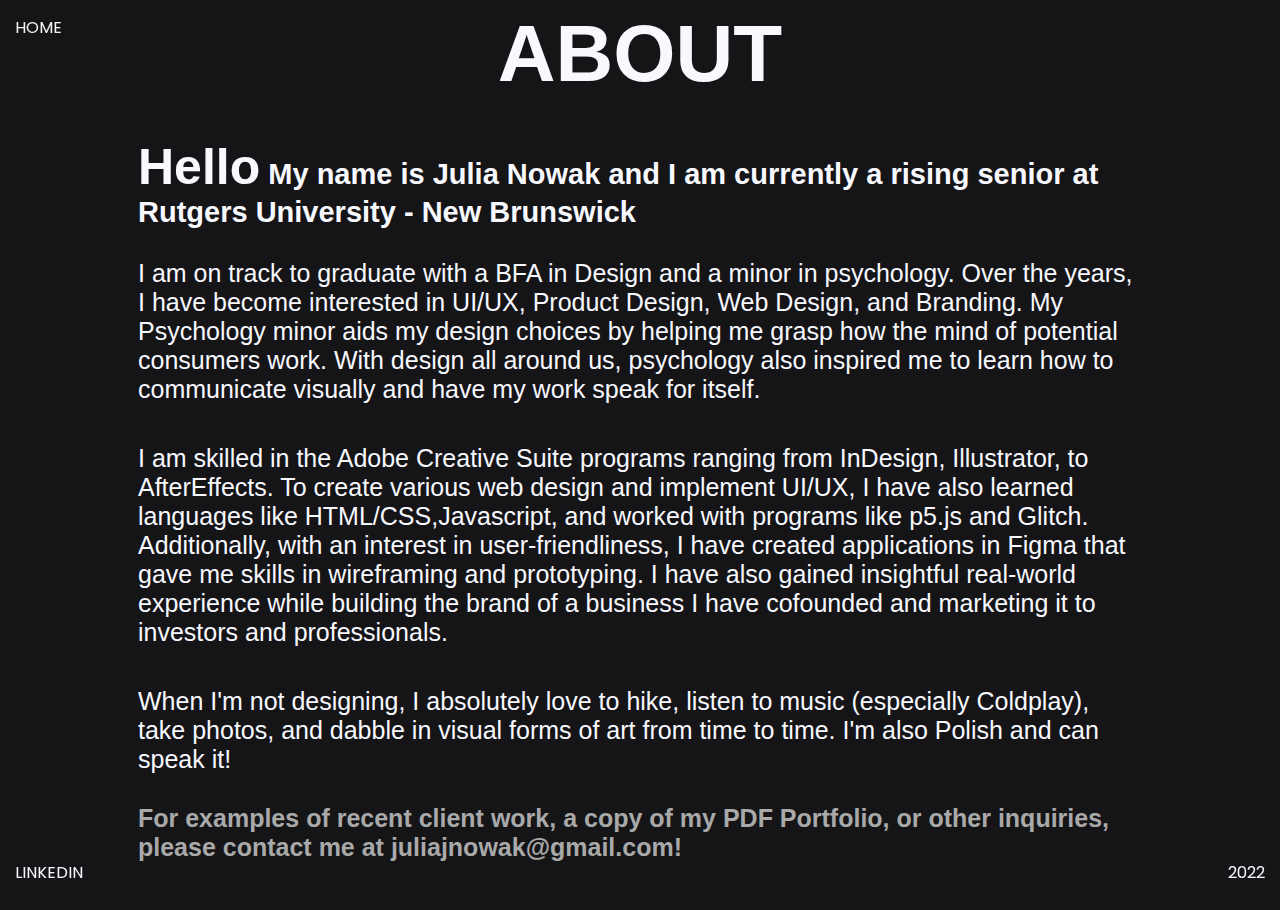
<file: about.html>
<!DOCTYPE html>
<html lang="en">

<head>
    <title>Julia Nowak</title>
	 <link rel="icon" type="image/png" href="color.jpeg">
    <meta charset="UTF-8">
    <meta name="viewport" content="width=device-width, initial-scale=1">
    <link rel="stylesheet" type="text/css" href="about.css"s>
    <link href="https://fonts.googleapis.com/css?family=Gelasio&display=swap" rel="stylesheet">
    <link rel="preconnect" href="https://fonts.gstatic.com">
    <link href="https://fonts.googleapis.com/css2?family=Poppins:wght@100;200;600;700&display=swap" rel="stylesheet">
    <link rel="preconnect" href="https://fonts.gstatic.com">
    <link href="https://fonts.googleapis.com/css2?family=Bowlby+One+SC&family=Poppins:wght@100;200;600;700&display=swap" rel="stylesheet">   
</head>

<body>
    <div class="title">
		<h1>ABOUT</h1>
	</div>
	<div class="artist"><a href="index.html" style="text-decoration:none; color:whitesmoke">HOME</a></div>
	<div class="socials"><a href="https://www.linkedin.com/in/juliajnowak/" style="color:ghostwhite;; text-decoration: none;">LINKEDIN</a></div>
	<div class="year">2022</div> 
	
	<div class="description"> <span style="font-size: 50px">Hello</span> My name is <span class="scale">Julia Nowak</span> and I am currently a rising senior at <span class="scale">Rutgers University</span> - New Brunswick</div>
	<div class="description-2">I am on track to graduate with a <span class="scale">BFA in Design</span> and a minor in psychology. Over the years, I have become interested in <span class="scale">UI/UX, Product Design, Web Design, and Branding</span>. My Psychology minor aids my design choices by helping me grasp how the mind of potential consumers work. With design all around us, psychology also inspired me to learn how to communicate visually and have my work speak for itself.</div><div class="description-3">I am skilled in the Adobe Creative Suite programs ranging from <span class="scale">InDesign</span>, Illustrator, to AfterEffects. To create various web design and implement UI/UX, I have also learned languages like <span class="scale">HTML/CSS,</span><span class="scale">Javascript,</span> and worked with programs like p5.js and Glitch. Additionally, with an interest in user-friendliness,
	I have created applications in <span class="scale">Figma</span> that gave me skills in <span class="scale">wireframing</span> and <span class="scale">prototyping</span>. I have also gained insightful <span class="scale">real-world experience</span> while building the brand of a business I have cofounded and marketing it to investors and professionals.</div><div class="description-4">When I'm not designing, I absolutely love to hike, listen to <span class="scale">music</span> (especially Coldplay), take <span class="scale">photos</span>, and dabble in visual forms of art from time to time. I'm also Polish and can speak it!  </div>
	<div class="description-2"><div class="logo-icons">For examples of recent client work, a copy of my PDF Portfolio, or other inquiries, please contact me at <span class="scale">juliajnowak@gmail.com</span>!</div></div>
	
</body>

</html>
</file>
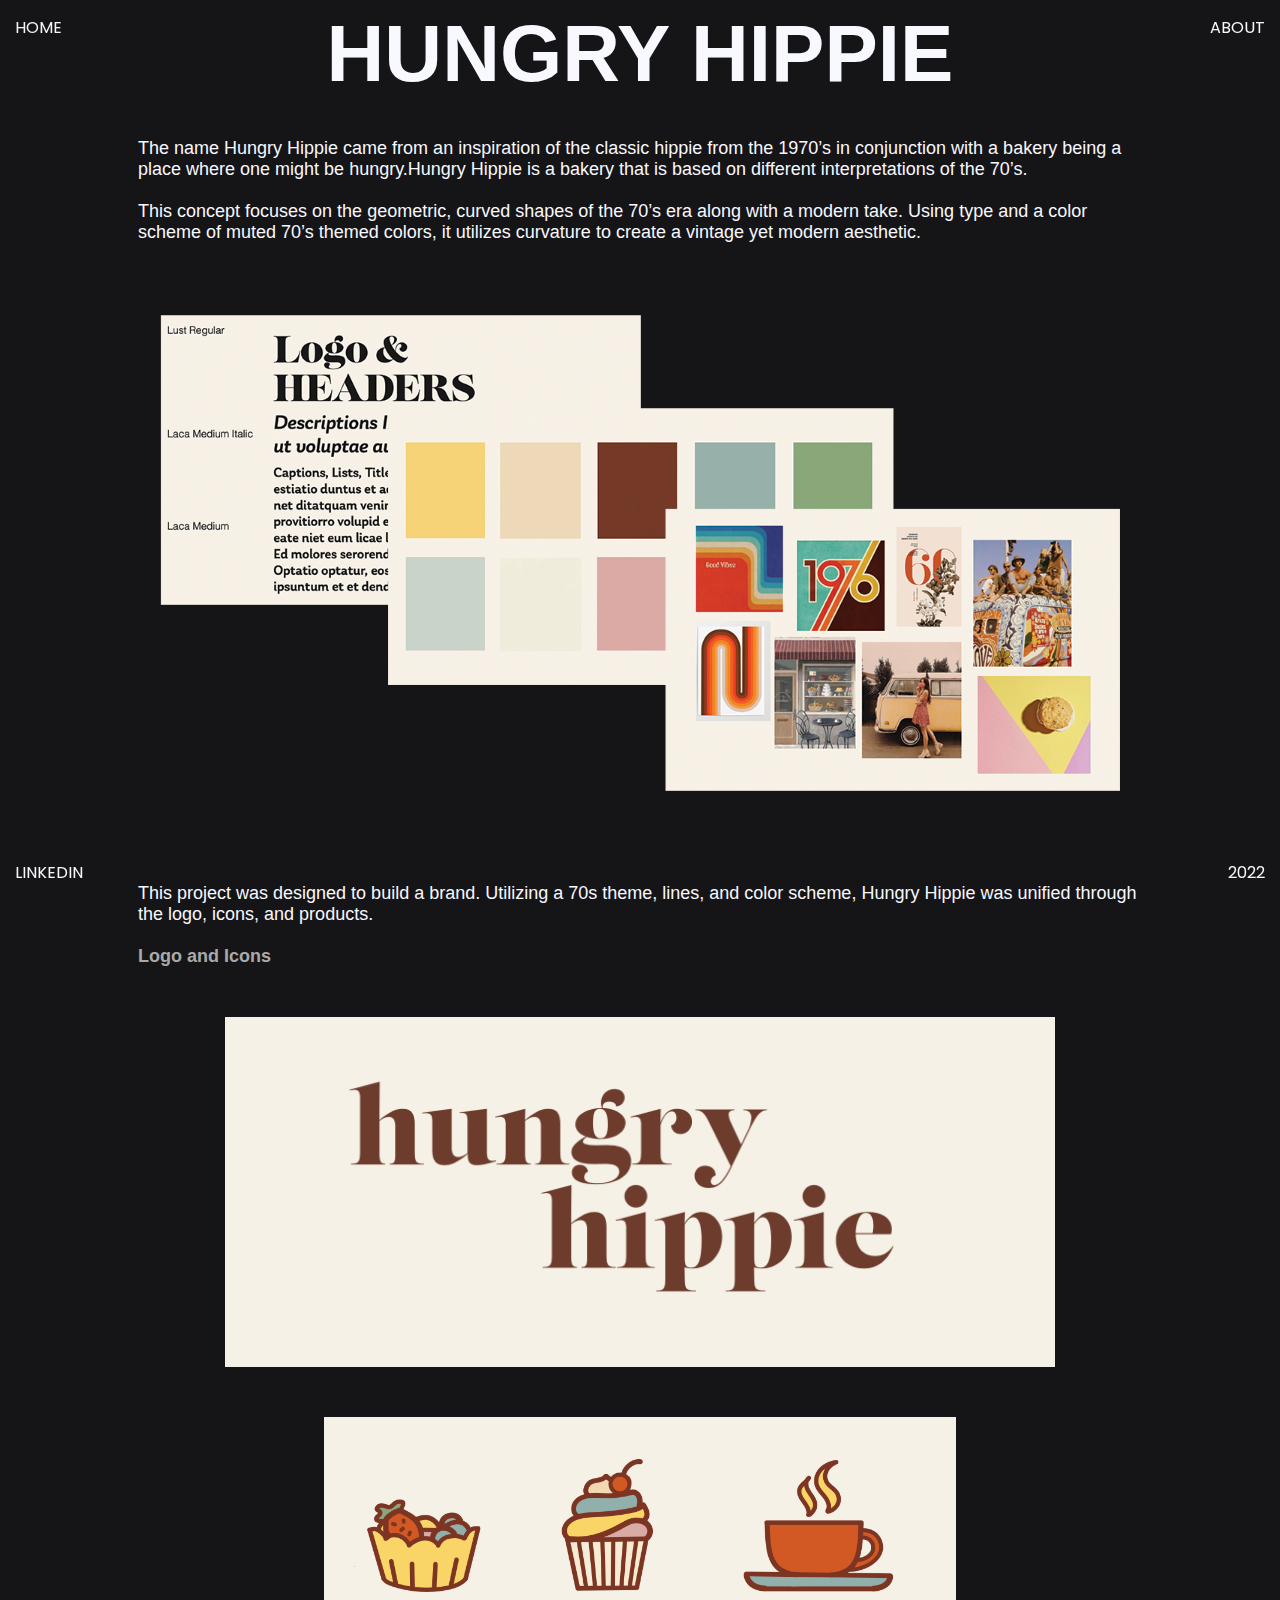
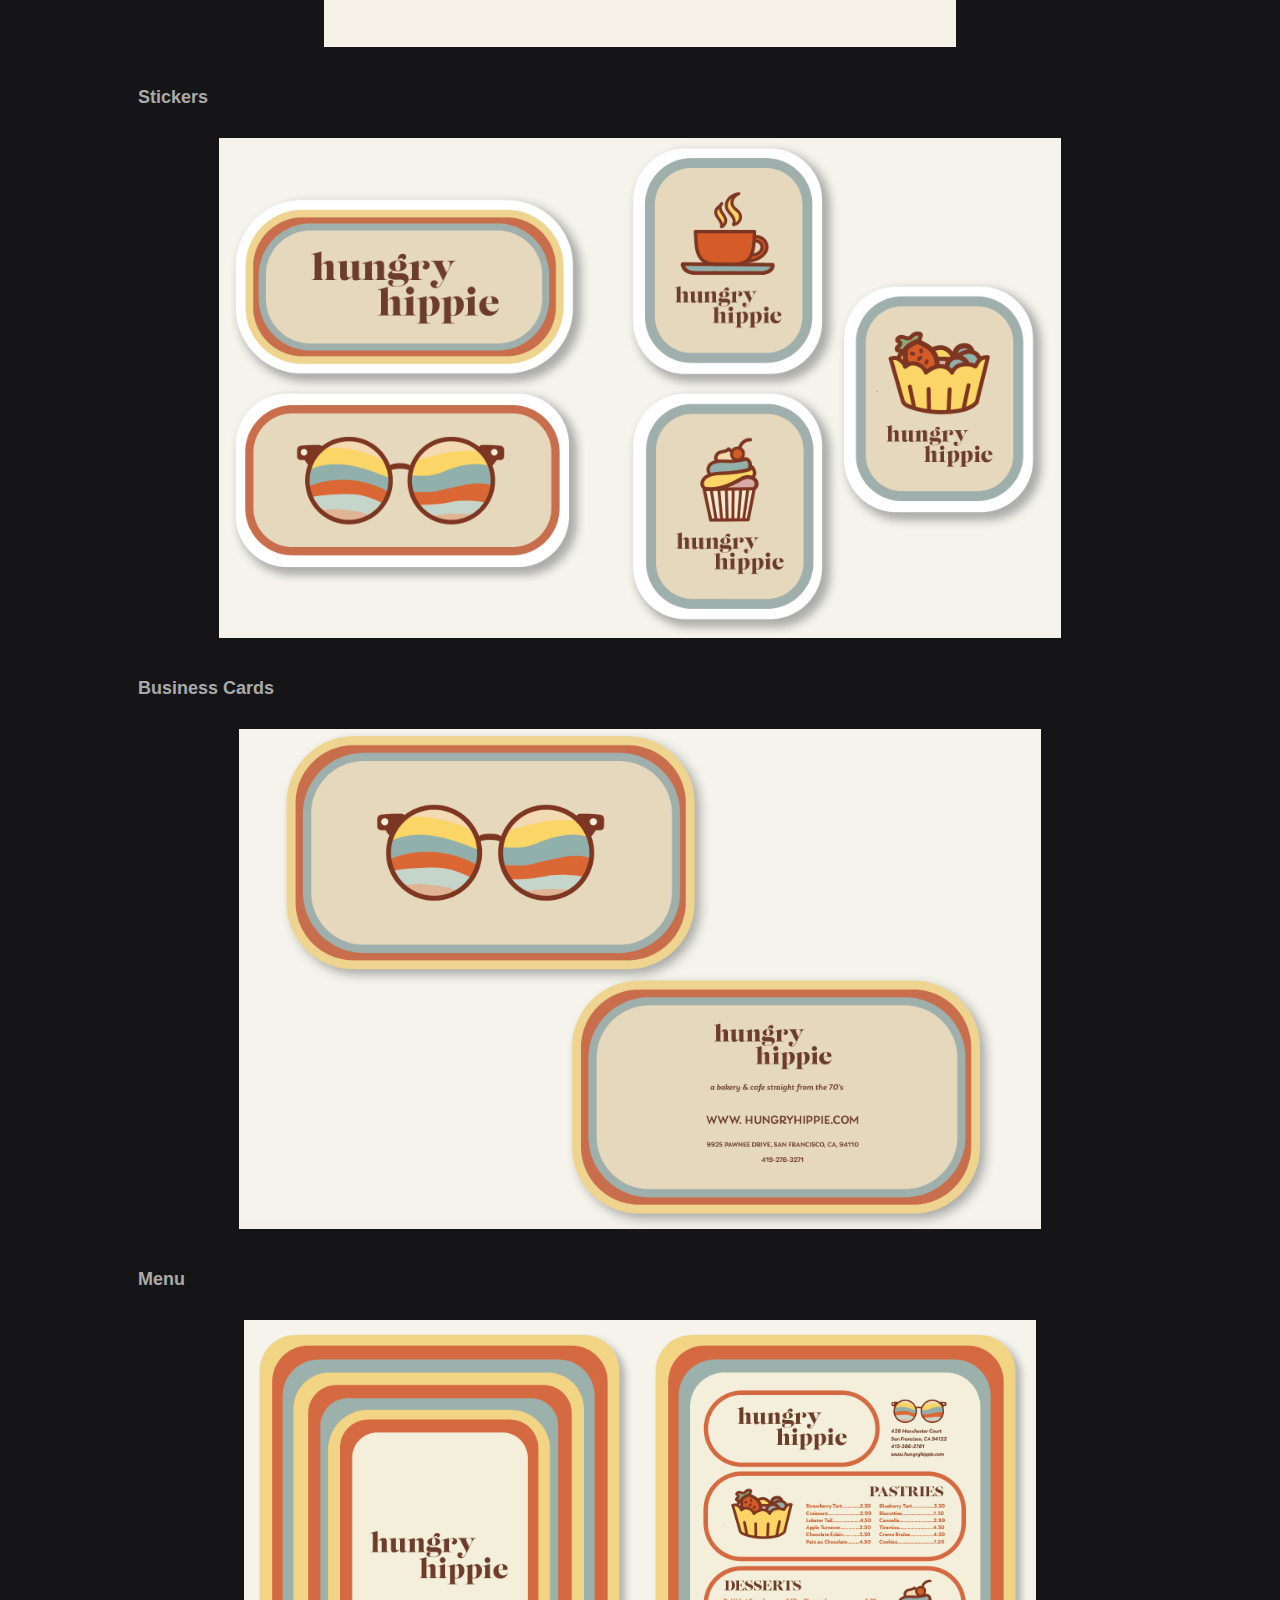
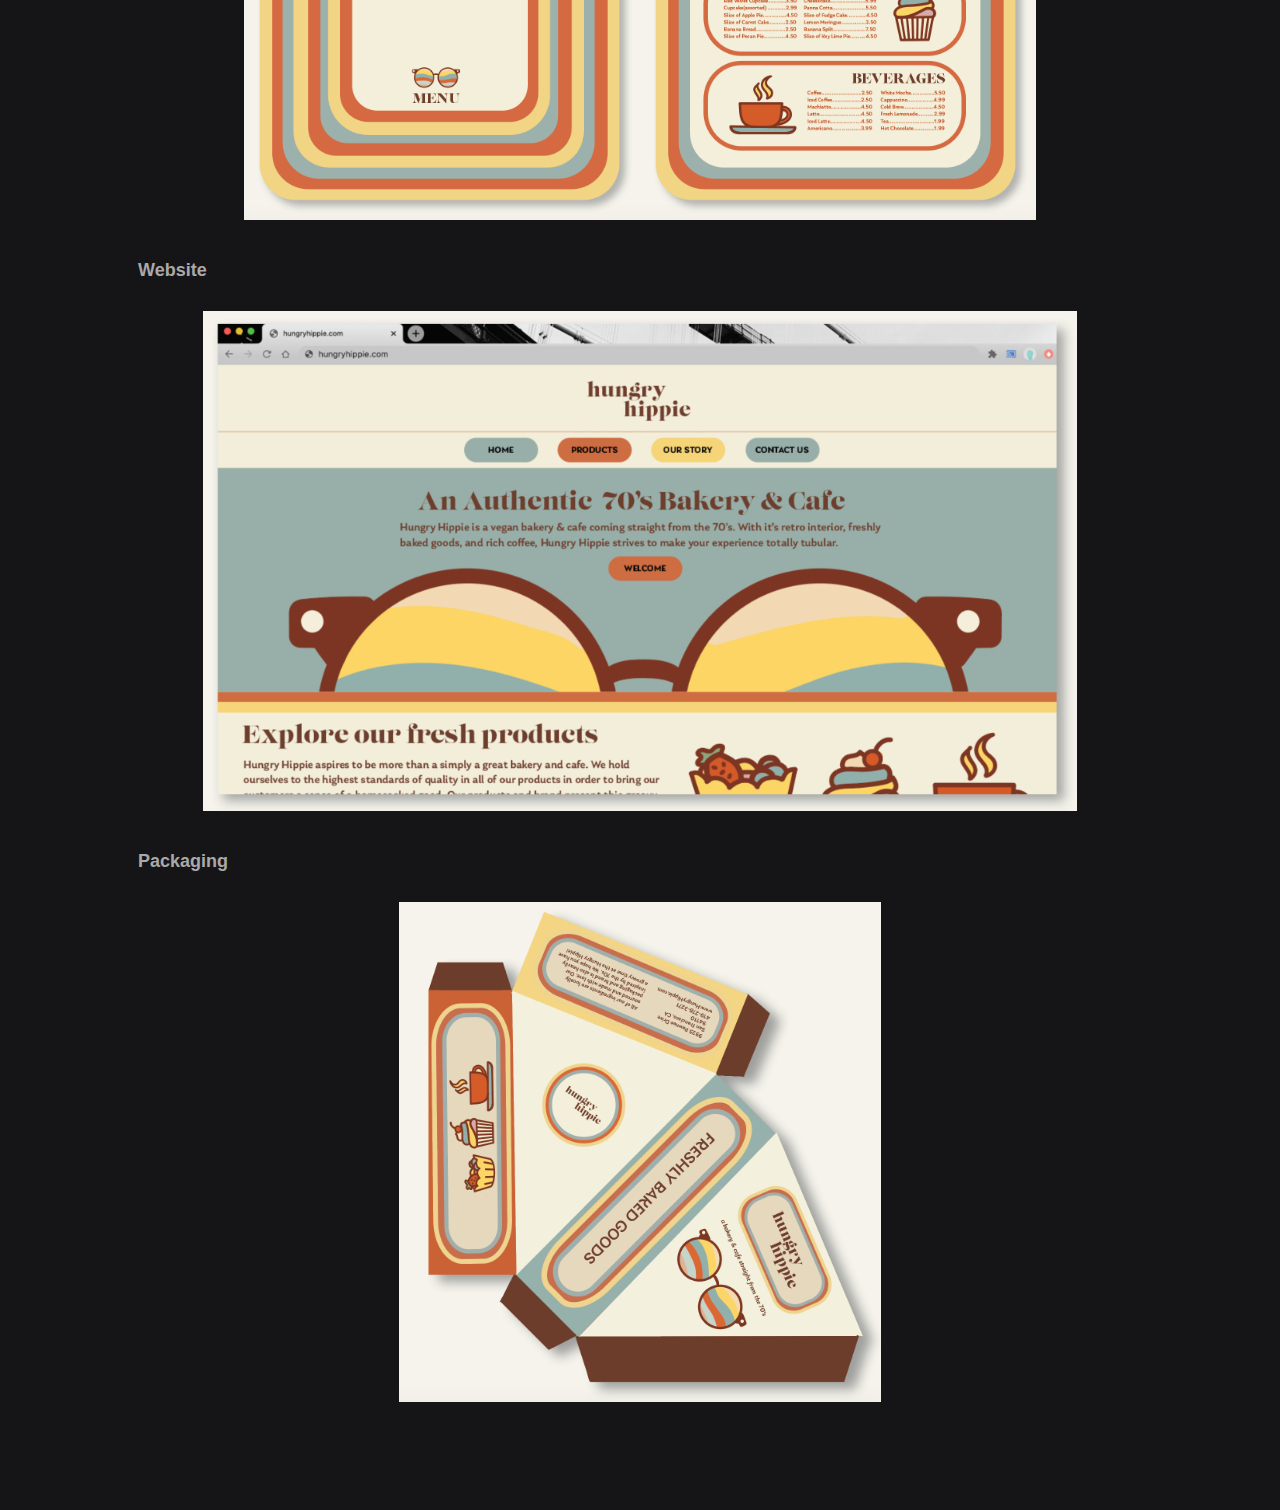
<file: hungry-hippie.html>
<!DOCTYPE html>
<html lang="en">

<head>
    <title>Julia Nowak</title>
	 <link rel="icon" type="image/png" href="color.jpeg">
    <meta charset="UTF-8">
    <meta name="viewport" content="width=device-width, initial-scale=1">
    <link rel="stylesheet" type="text/css" href="hungry-hippie.css"s>
    <link href="https://fonts.googleapis.com/css?family=Gelasio&display=swap" rel="stylesheet">
    <link rel="preconnect" href="https://fonts.gstatic.com">
    <link href="https://fonts.googleapis.com/css2?family=Poppins:wght@100;200;600;700&display=swap" rel="stylesheet">
    <link rel="preconnect" href="https://fonts.gstatic.com">
    <link href="https://fonts.googleapis.com/css2?family=Bowlby+One+SC&family=Poppins:wght@100;200;600;700&display=swap" rel="stylesheet">   
</head>

<body>
    <div class="title">
		<h1>HUNGRY HIPPIE</h1>
	</div>
	<div class="artist"><a href="index.html" style="text-decoration:none; color:whitesmoke">HOME</a></div>
	<div class="about"><a href="about.html" style="color:ghostwhite;; text-decoration: none;">ABOUT</a></div>
	<div class="socials"><a href="https://www.linkedin.com/in/juliajnowak/" style="color:ghostwhite;; text-decoration: none;">LINKEDIN</a></div>
	<div class="year">2022</div> 
	
	<div class="description">The name Hungry Hippie came from an inspiration of the classic hippie from the 1970’s in conjunction with a bakery being a place where one might be hungry.Hungry Hippie is a bakery that is based on different interpretations of the 70’s. <br><br> This concept focuses on the geometric, curved shapes of the 70’s era along with a modern take. Using type and a color scheme of muted 70’s themed colors, it utilizes curvature to create a vintage yet modern aesthetic. </div>
	
	<div class="image">
			<img src="hungry-concept-stacked.png">
		</div>
	
	<div class="description-2">This project was designed to build a brand. Utilizing a 70s theme, lines, and color scheme, Hungry Hippie was unified through the logo, icons, and products.<br><br><div class="logo-icons">Logo and Icons</div></div>
	
	<div class="logo-img">
			<img src="hungry-logo.png">
	</div>
	<div class="icon-img">
			<img src="hungry-icons.png">
	</div>
	<div class="description-3"><div class="logo-icons">Stickers</div></div>
	<div class="sticker-img">
			<img src="hungry-hippie-stickers.png">
	</div>
	<div class="description-4"><div class="logo-icons">Business Cards</div></div>
	<div class="business-img">
			<img src="hungry-hippie-business.png">
	</div>
	<div class="description-4"><div class="logo-icons">Menu</div></div>
	<div class="business-img">
			<img src="hungry-hippie-menu.png">
	</div>
	<div class="description-4"><div class="logo-icons">Website</div></div>
	<div class="business-img">
			<img src="hungry-hippie-website.png">
	</div>
	<div class="description-4"><div class="logo-icons">Packaging</div></div>
	<div class="packaging-img">
			<img src="hungry-hippie-packaging.png">
	</div>


	

</body>

</html>
</file>
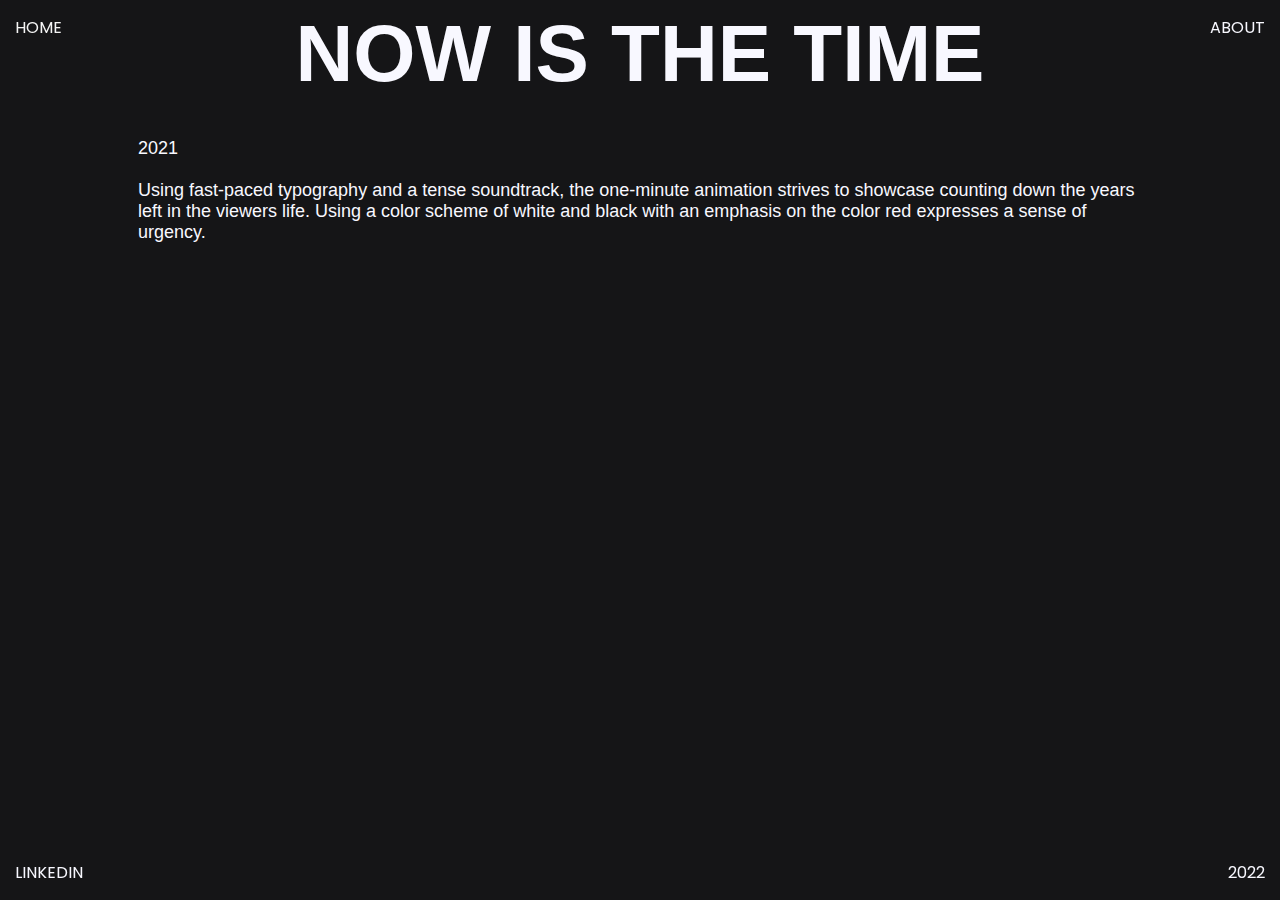
<file: now.html>
<!DOCTYPE html>
<html lang="en">

<head>
    <title>Julia Nowak</title>
	 <link rel="icon" type="image/png" href="color.jpeg">
    <meta charset="UTF-8">
    <meta name="viewport" content="width=device-width, initial-scale=1">
    <link rel="stylesheet" type="text/css" href="now.css"s>
    <link href="https://fonts.googleapis.com/css?family=Gelasio&display=swap" rel="stylesheet">
    <link rel="preconnect" href="https://fonts.gstatic.com">
    <link href="https://fonts.googleapis.com/css2?family=Poppins:wght@100;200;600;700&display=swap" rel="stylesheet">
    <link rel="preconnect" href="https://fonts.gstatic.com">
    <link href="https://fonts.googleapis.com/css2?family=Bowlby+One+SC&family=Poppins:wght@100;200;600;700&display=swap" rel="stylesheet">   
</head>

<body>
    <div class="title">
		<h1>NOW IS THE TIME</h1>
	</div>
	<div class="artist"><a href="index.html" style="text-decoration:none; color:whitesmoke">HOME</a></div>
	<div class="about"><a href="about.html" style="color:ghostwhite;; text-decoration: none;">ABOUT</a></div>
	<div class="socials"><a href="https://www.linkedin.com/in/juliajnowak/" style="color:ghostwhite;; text-decoration: none;">LINKEDIN</a></div>
	<div class="year">2022</div> 
	
	<div class="description">2021<br><br>Using fast-paced typography and a tense soundtrack, the one-minute animation strives to showcase counting down the years left in the viewers life. Using a color scheme of white and black with an emphasis on the color red expresses a sense of urgency.<br><br><br></div>
	
	<div class="image">
			<iframe width="660" height="415" src="https://www.youtube.com/embed/-bxuGtYOd_E" title="YouTube video player" frameborder="0" allow="accelerometer; autoplay; clipboard-write; encrypted-media; gyroscope; picture-in-picture" allowfullscreen></iframe>
		</div>
	

	

</body>

</html>
</file>
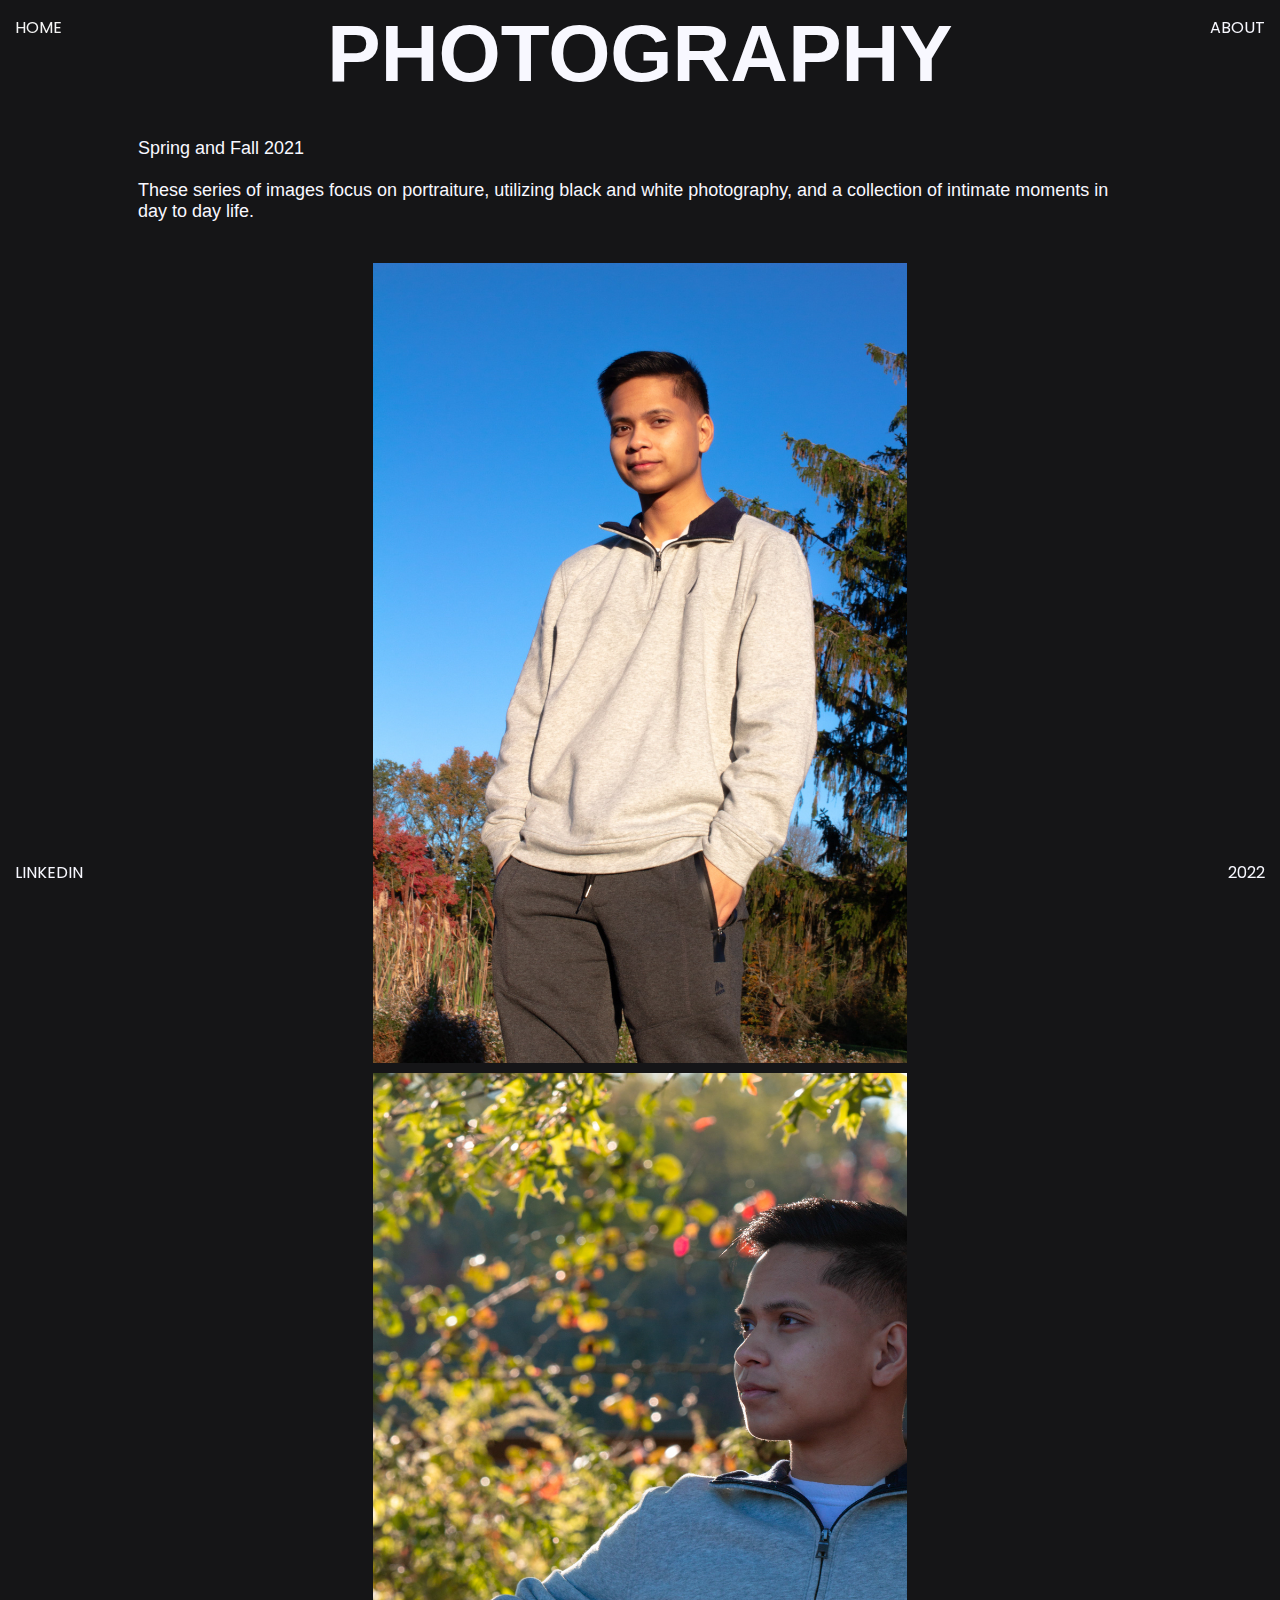
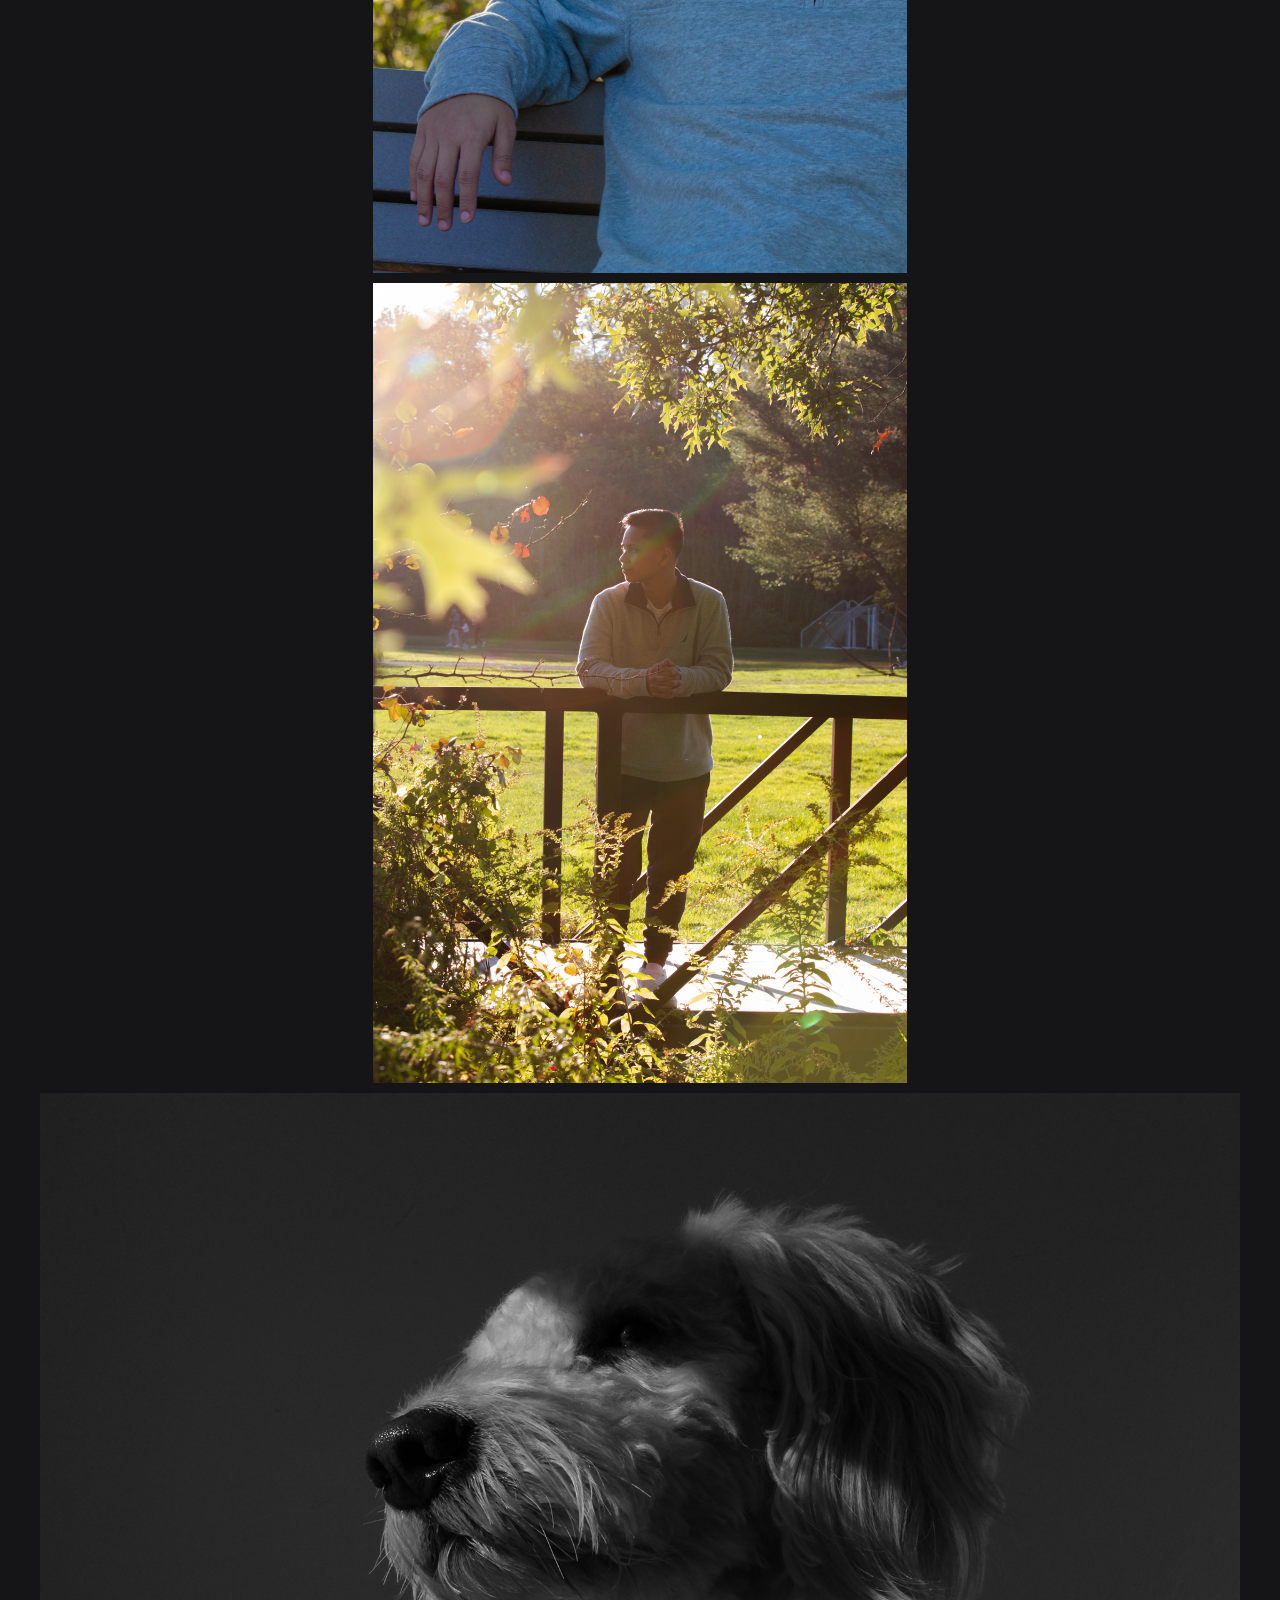
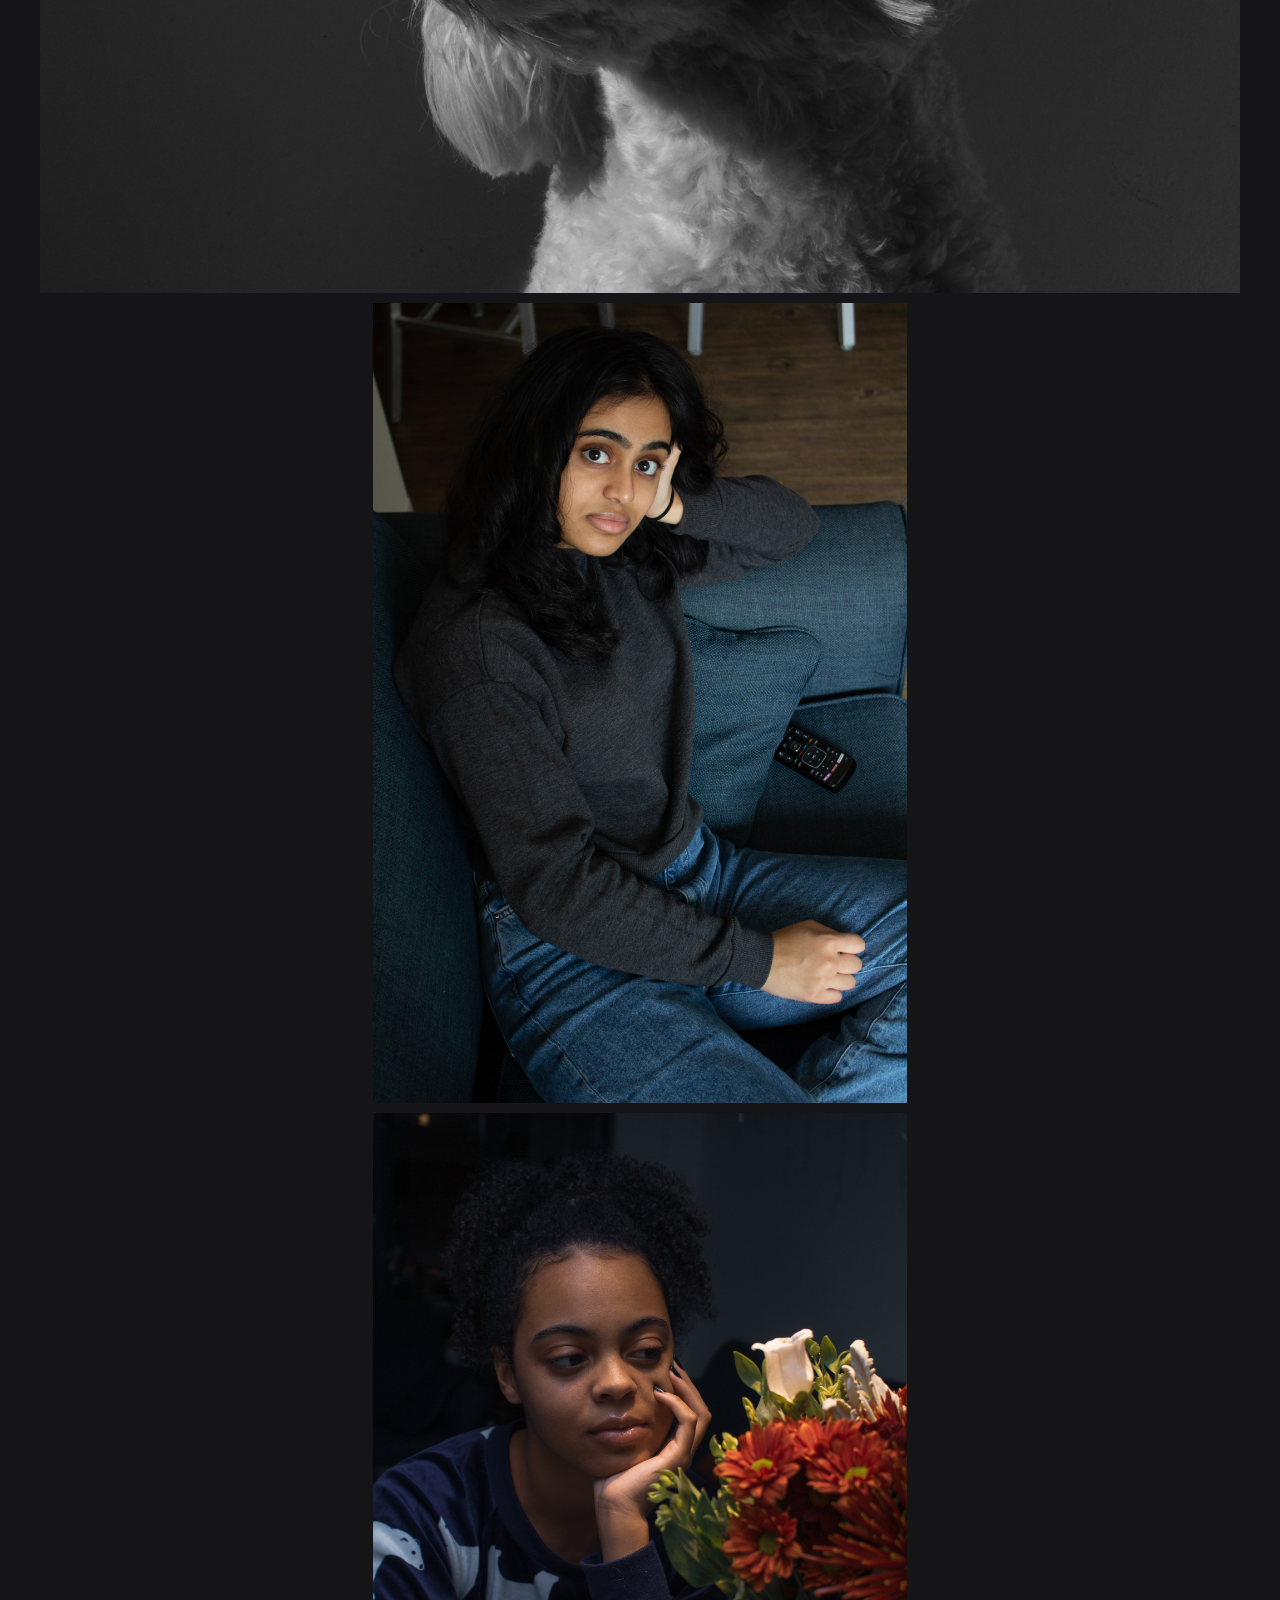
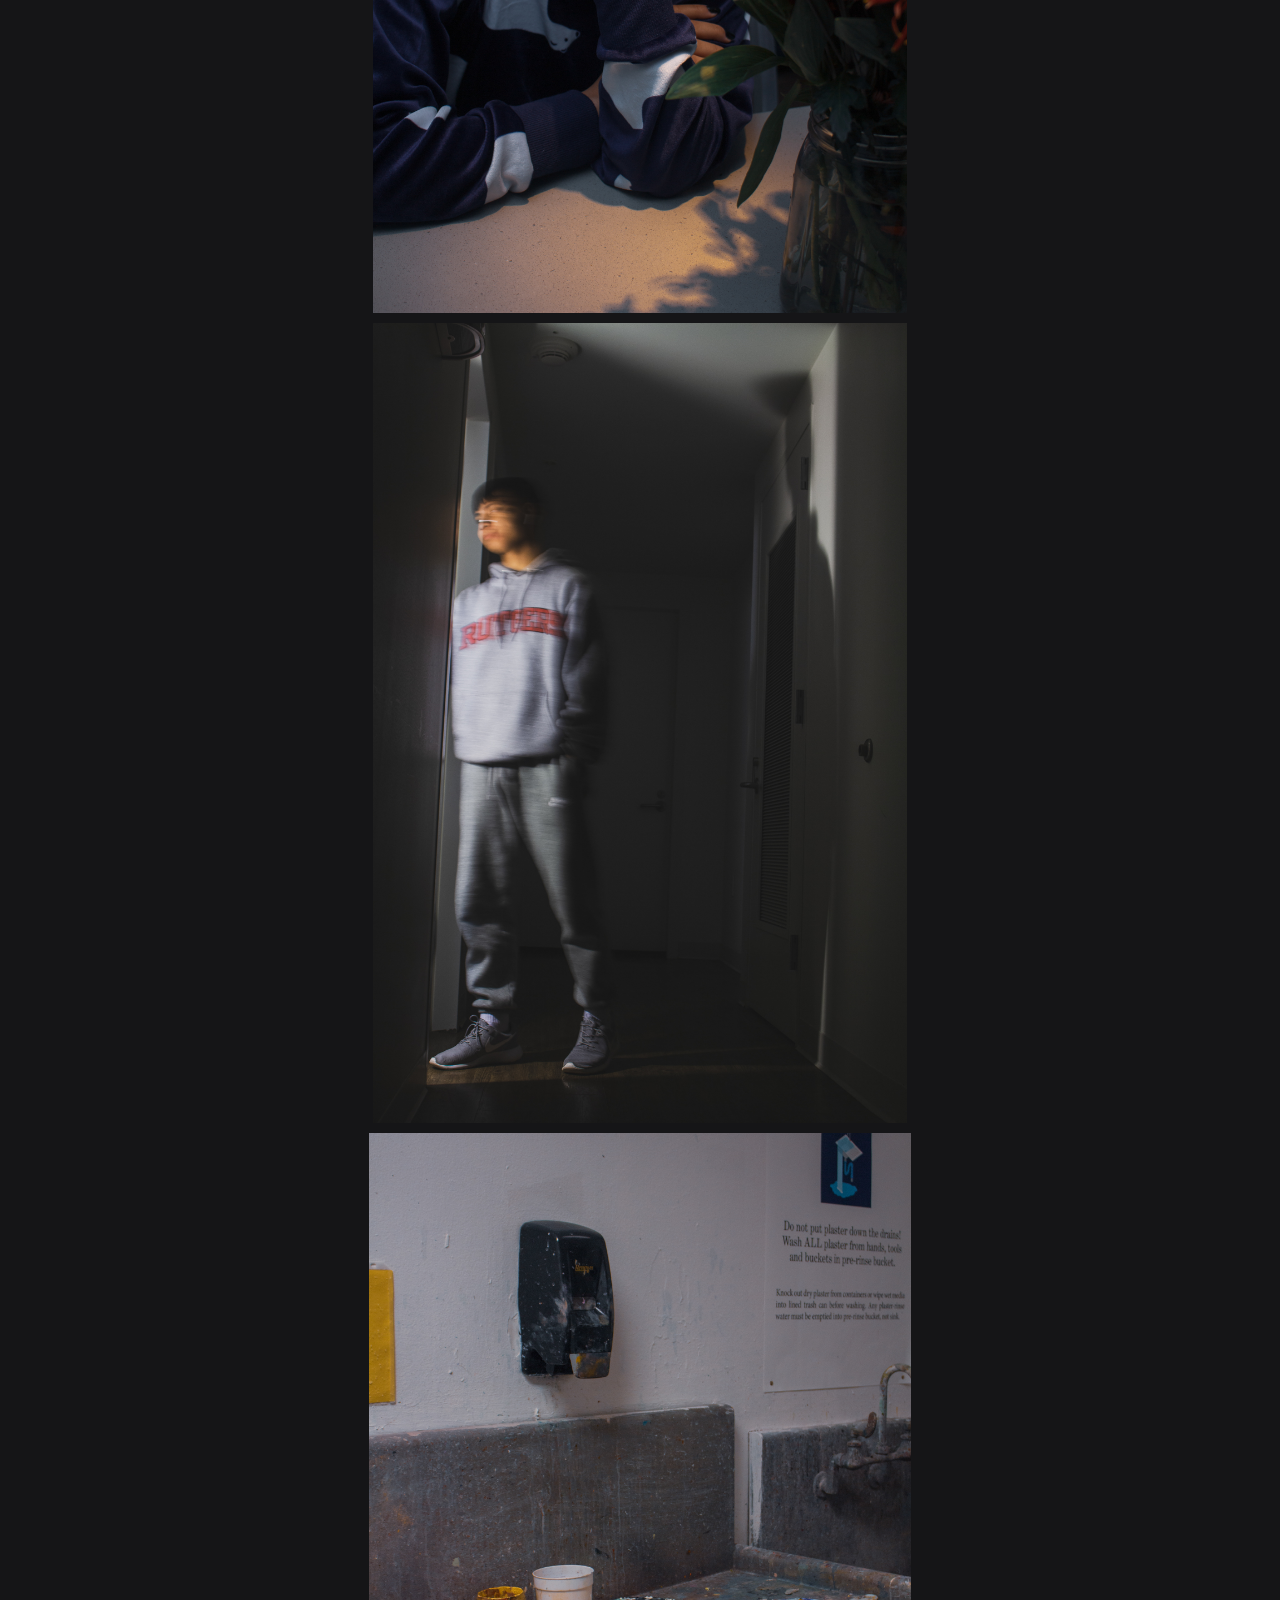
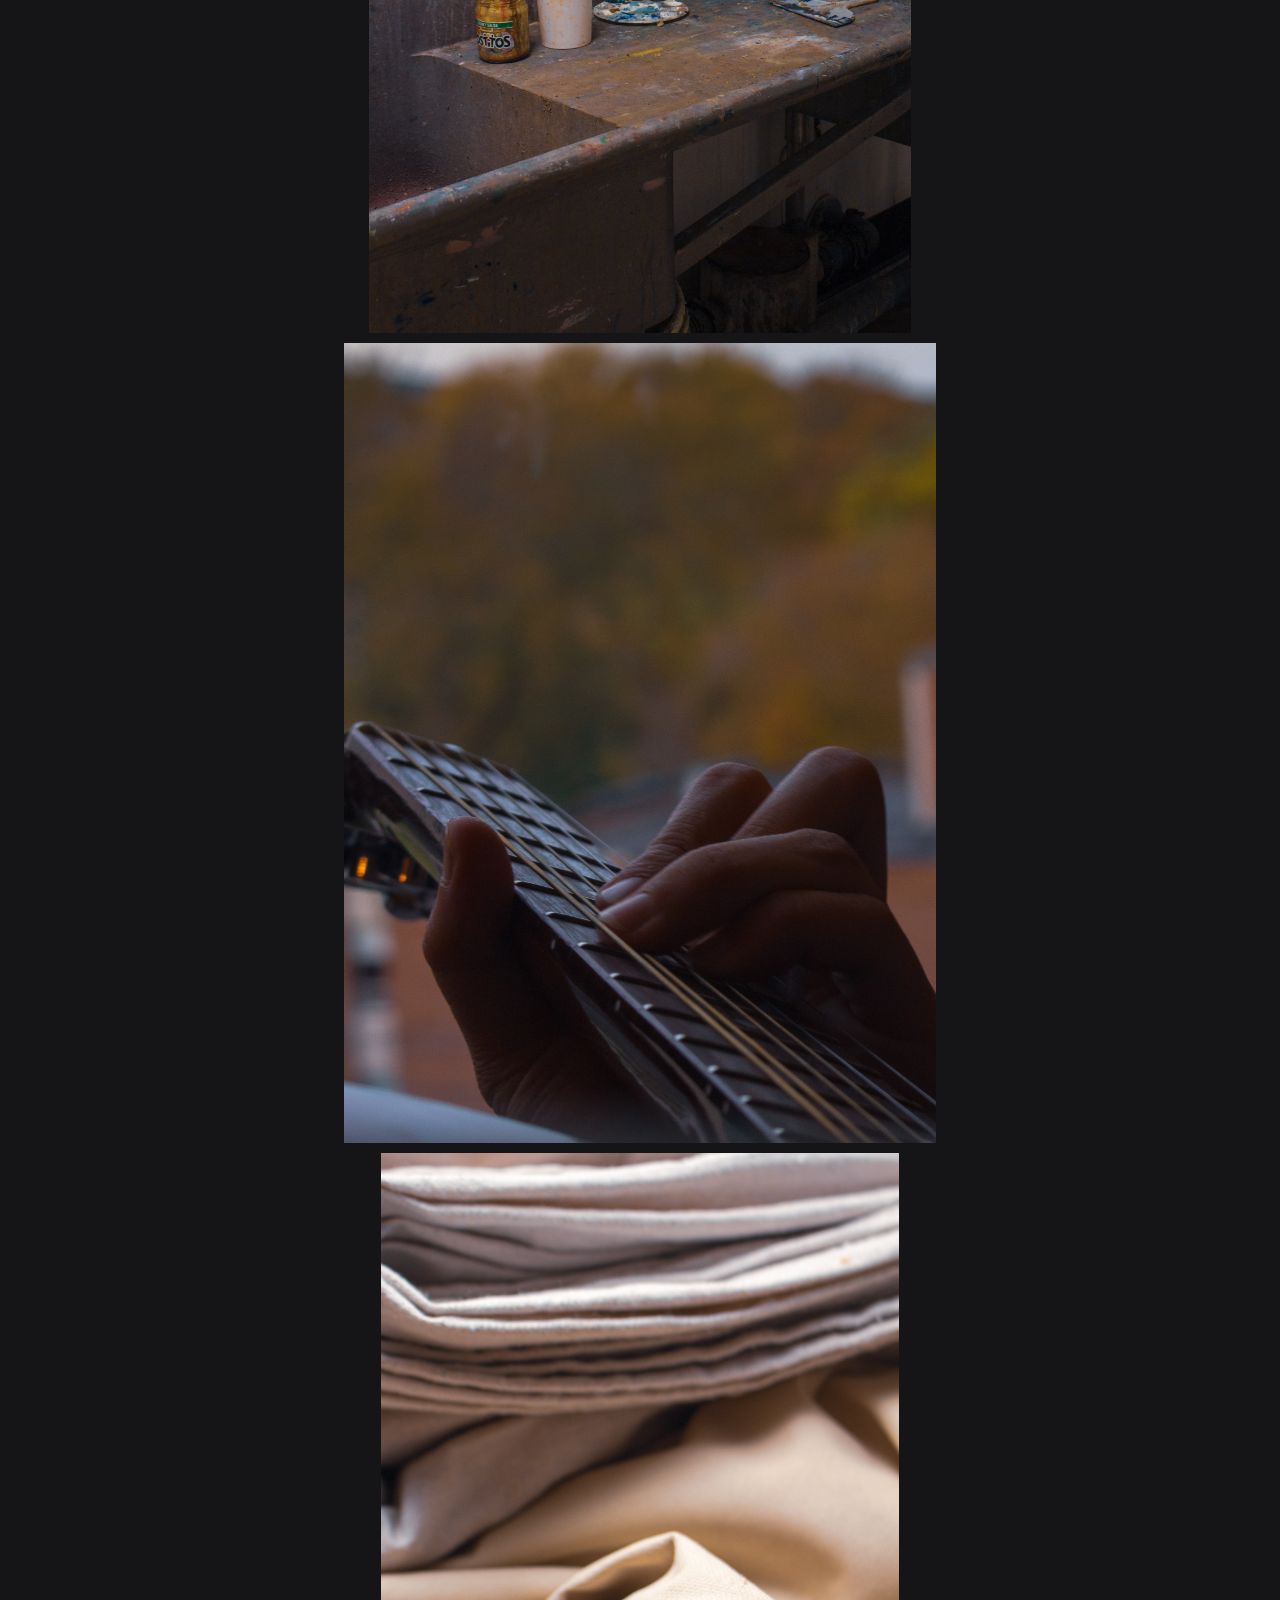
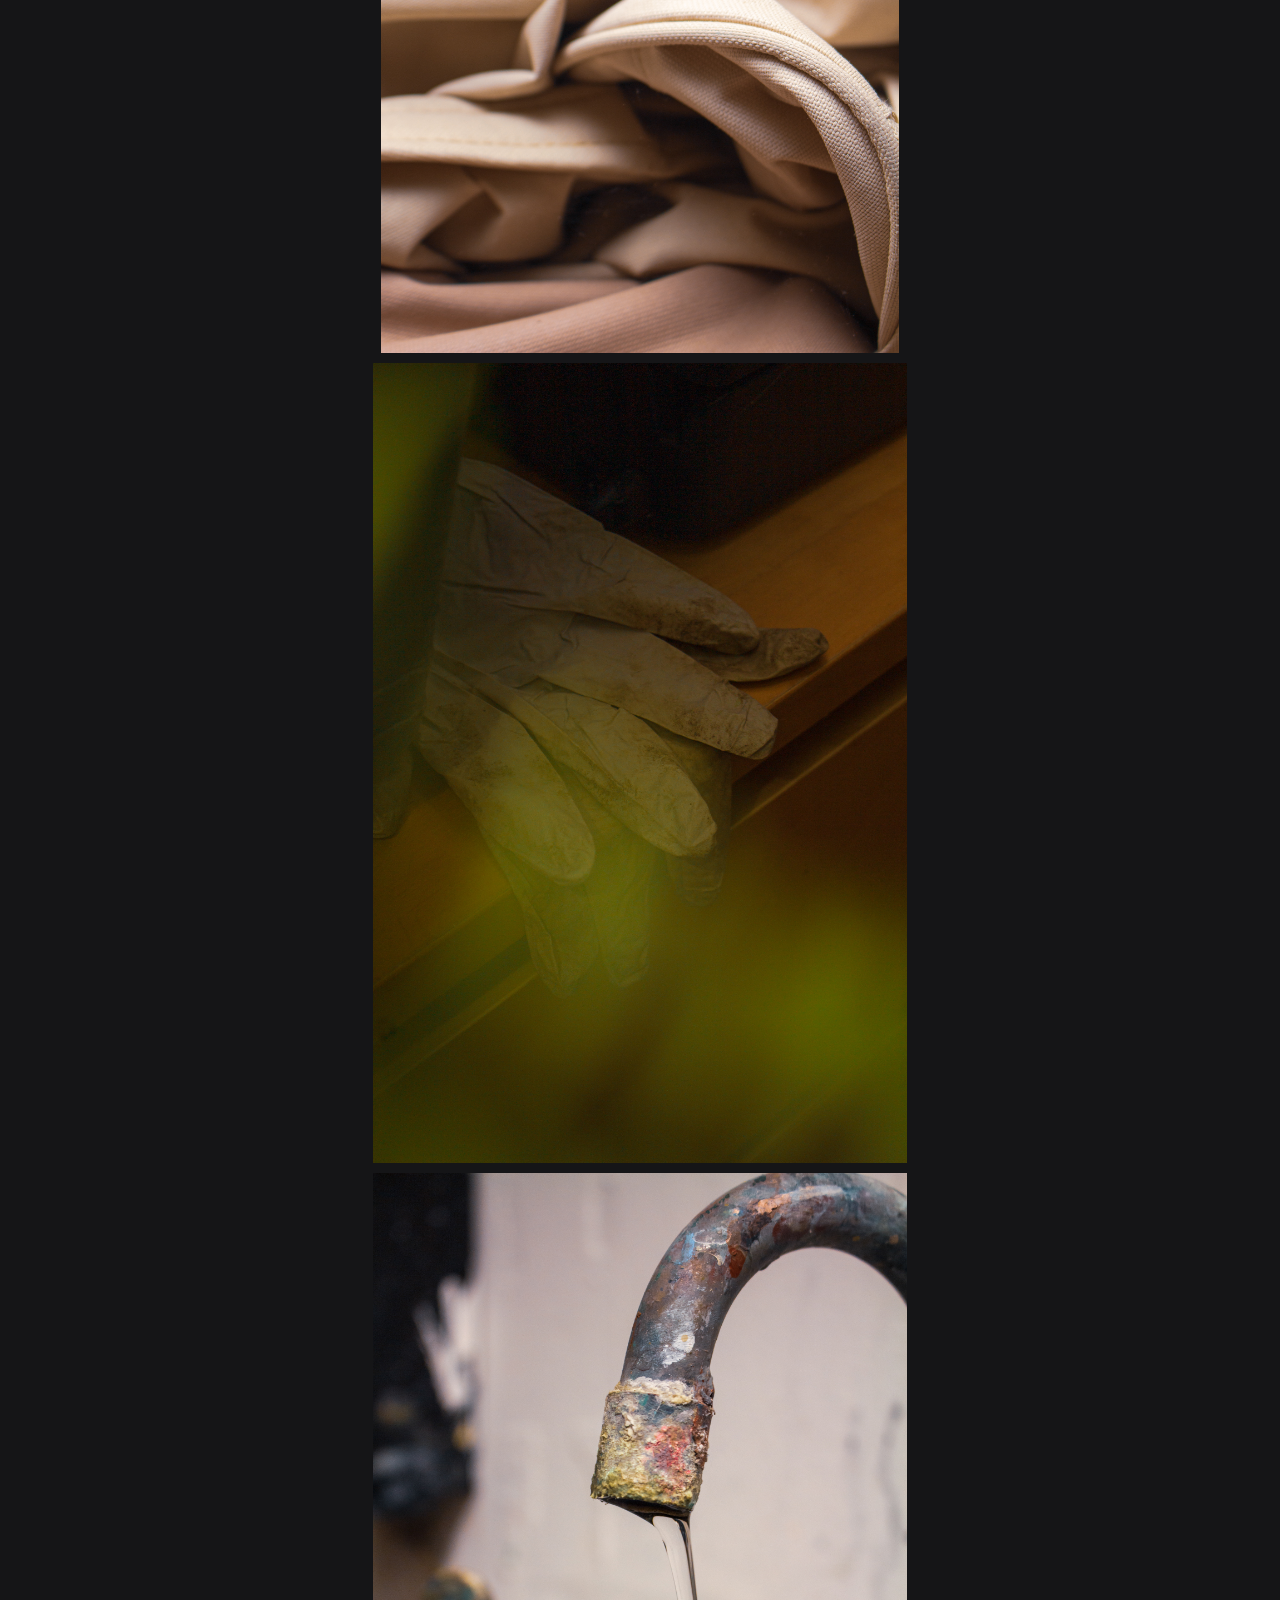
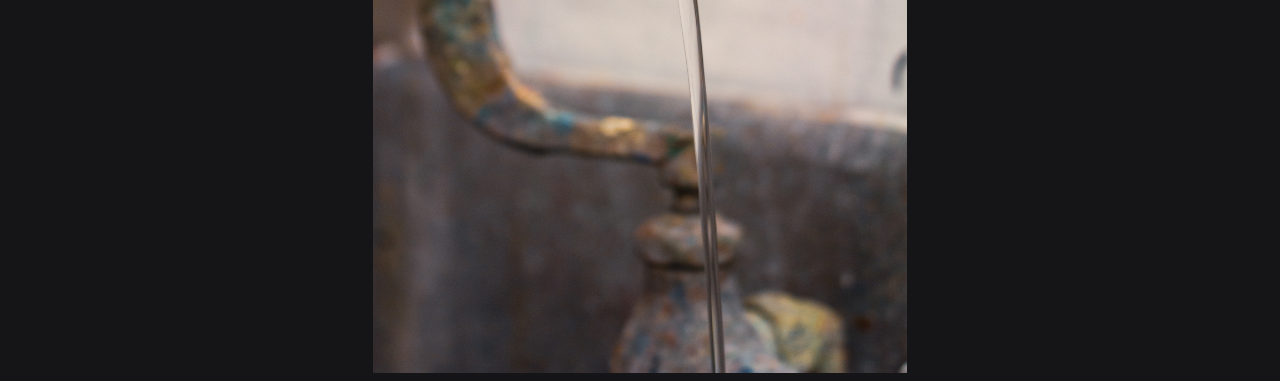
<file: photo.html>
<!DOCTYPE html>
<html lang="en">

<head>
    <title>Julia Nowak</title>
	 <link rel="icon" type="image/png" href="color.jpeg">
    <meta charset="UTF-8">
    <meta name="viewport" content="width=device-width, initial-scale=1">
    <link rel="stylesheet" type="text/css" href="photo.css"s>
    <link href="https://fonts.googleapis.com/css?family=Gelasio&display=swap" rel="stylesheet">
    <link rel="preconnect" href="https://fonts.gstatic.com">
    <link href="https://fonts.googleapis.com/css2?family=Poppins:wght@100;200;600;700&display=swap" rel="stylesheet">
    <link rel="preconnect" href="https://fonts.gstatic.com">
    <link href="https://fonts.googleapis.com/css2?family=Bowlby+One+SC&family=Poppins:wght@100;200;600;700&display=swap" rel="stylesheet">   
</head>

<body>
    <div class="title">
		<h1>PHOTOGRAPHY</h1>
	</div>
	<div class="artist"><a href="index.html" style="text-decoration:none; color:whitesmoke">HOME</a></div>
	<div class="about"><a href="about.html" style="color:ghostwhite;; text-decoration: none;">ABOUT</a></div>
	<div class="socials"><a href="https://www.linkedin.com/in/juliajnowak/" style="color:ghostwhite;; text-decoration: none;">LINKEDIN</a></div>
	<div class="year">2022</div>
	
	<div class="description">Spring and Fall 2021<br><br>These series of images focus on portraiture, utilizing black and white photography, and a collection of intimate moments in day to day life.<br><br></div>
	
	<div class="image">
			<img src="portrait-1.jpeg">
		</div>
	<div class="image">
			<img src="portrait-2.jpeg">
		</div>
	<div class="image">
			<img src="portrait-3.jpeg">
		</div>
	<div class="image">
			<img src="portrait-4.jpeg">
		</div>
	<div class="image">
			<img src="portrait-6.jpeg">
		</div>
	<div class="image">
			<img src="portrait-7.jpeg">
		</div>
	<div class="image">
			<img src="portrait-8.jpeg">
		</div>
	<div class="image">
			<img src="portrait-9.jpeg">
		</div>
	<div class="image">
			<img src="portrait-10.jpeg">
		</div>
	<div class="image">
			<img src="portrait-12.jpeg">
		</div>
	<div class="image">
			<img src="portrait-13.jpeg">
		</div>
	<div class="image">
			<img src="portrait-14.jpeg">
		</div>
	
	


	

</body>

</html>
</file>
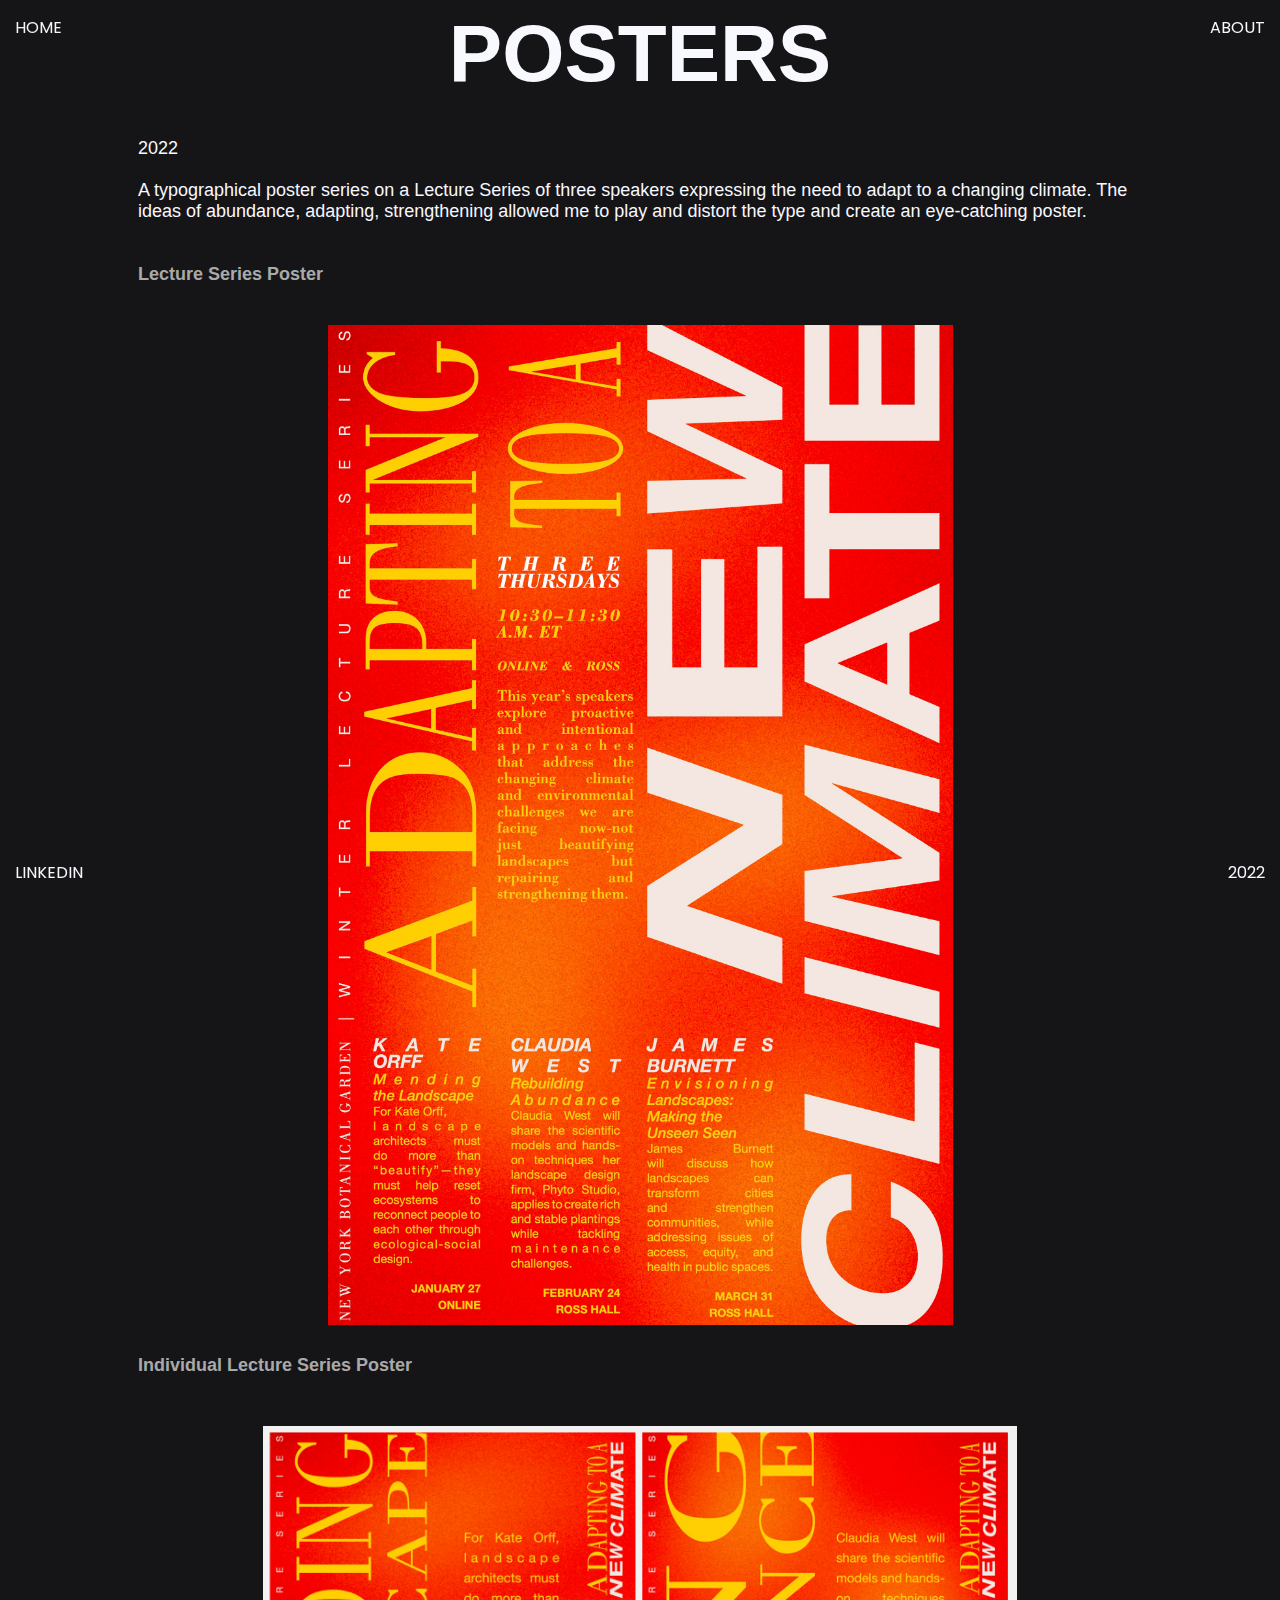
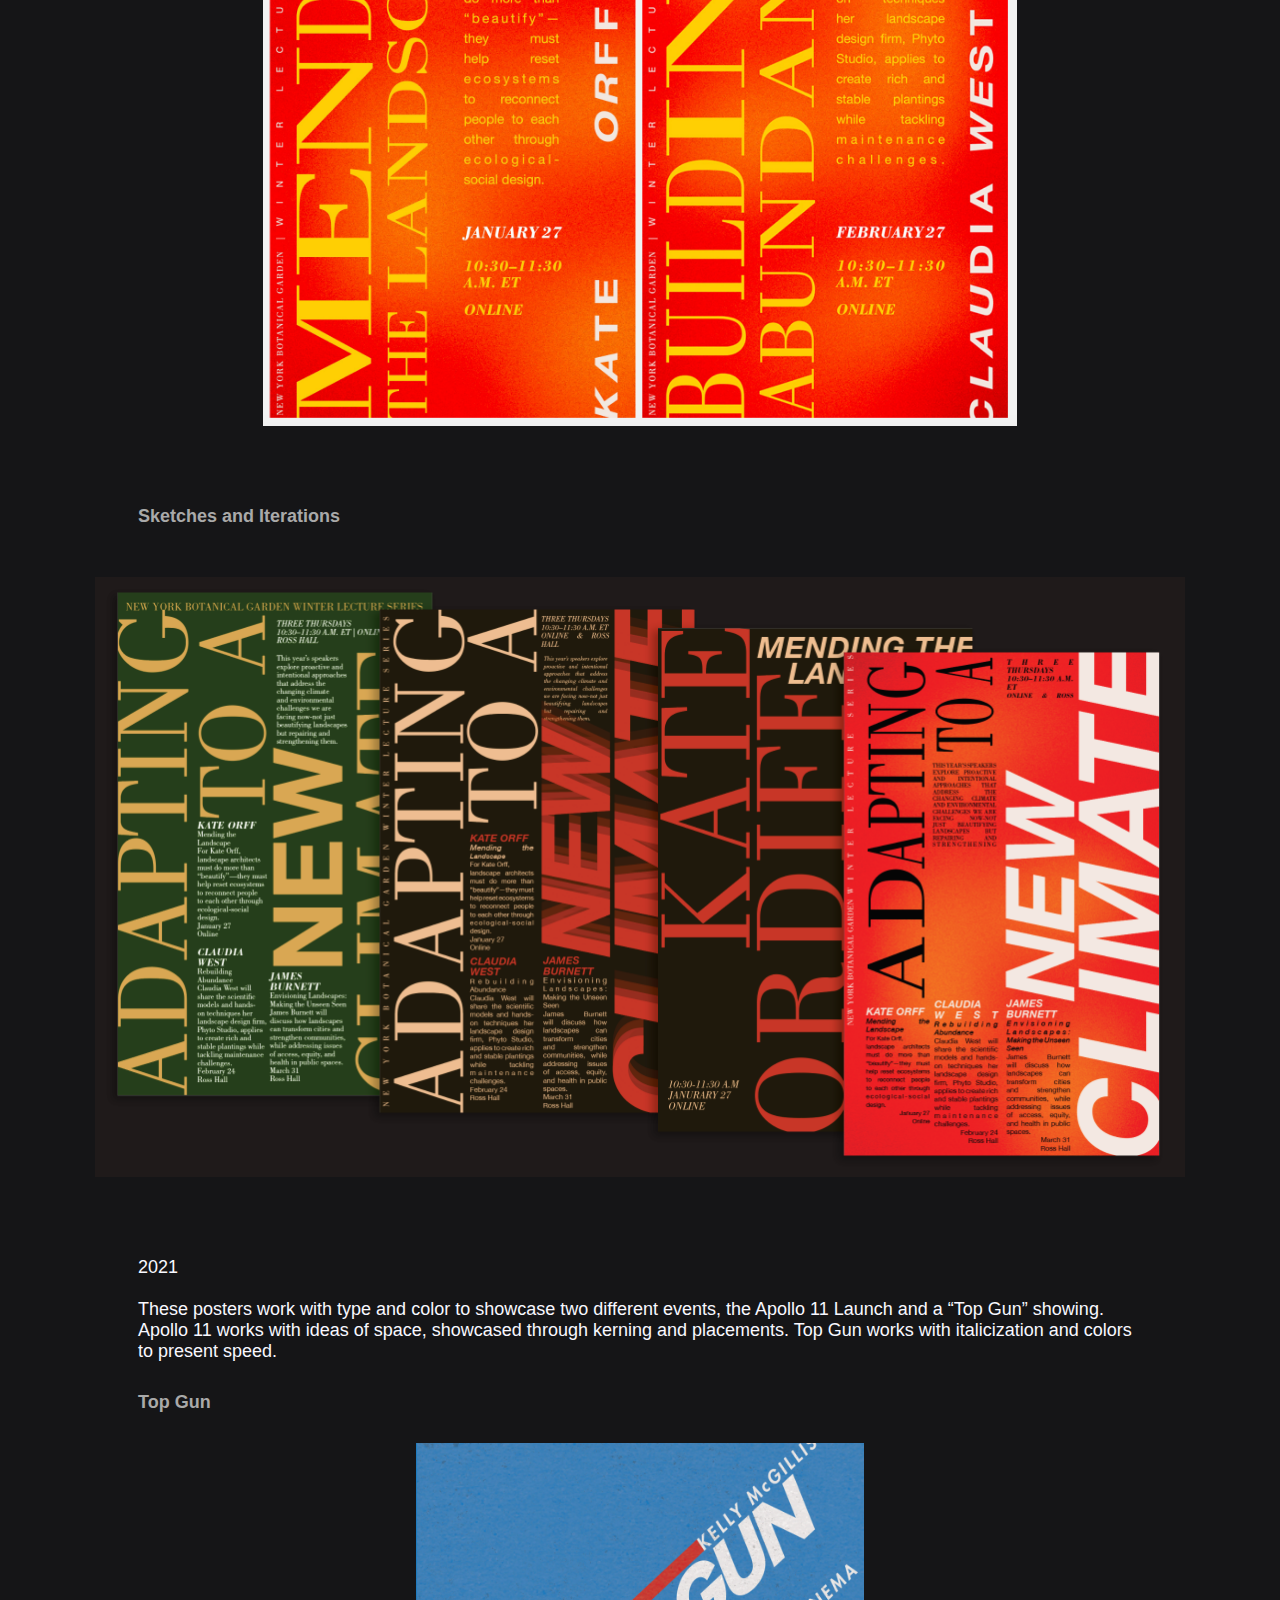
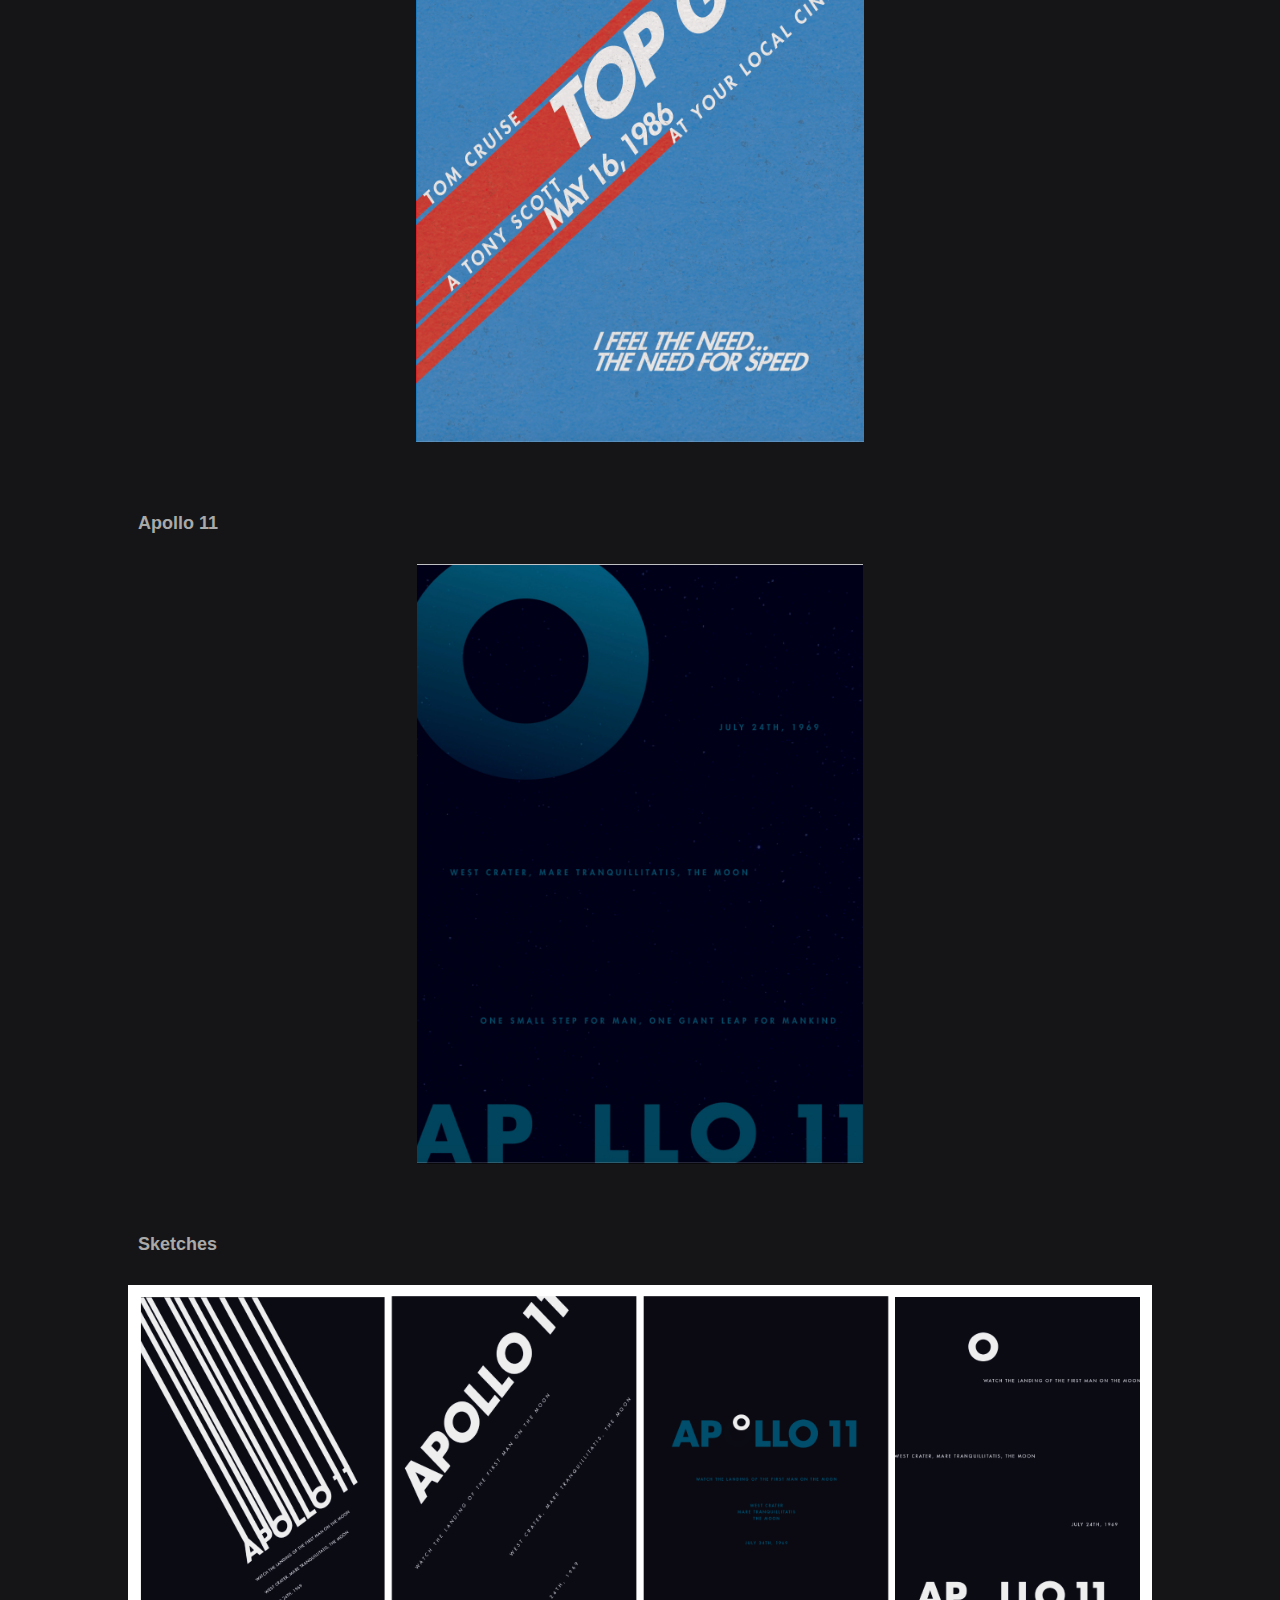
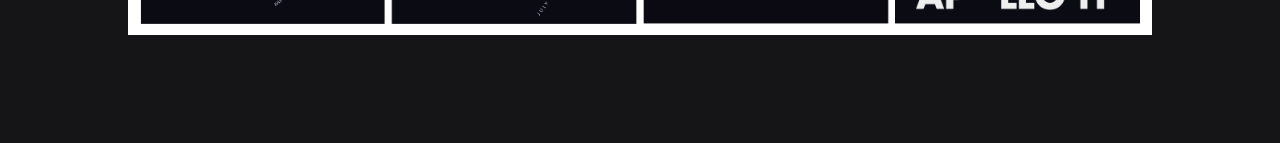
<file: posters.html>
<!DOCTYPE html>
<html lang="en">

<head>
    <title>Julia Nowak</title>
	 <link rel="icon" type="image/png" href="color.jpeg">
    <meta charset="UTF-8">
    <meta name="viewport" content="width=device-width, initial-scale=1">
    <link rel="stylesheet" type="text/css" href="posters.css"s>
    <link href="https://fonts.googleapis.com/css?family=Gelasio&display=swap" rel="stylesheet">
    <link rel="preconnect" href="https://fonts.gstatic.com">
    <link href="https://fonts.googleapis.com/css2?family=Poppins:wght@100;200;600;700&display=swap" rel="stylesheet">
    <link rel="preconnect" href="https://fonts.gstatic.com">
    <link href="https://fonts.googleapis.com/css2?family=Bowlby+One+SC&family=Poppins:wght@100;200;600;700&display=swap" rel="stylesheet">   
</head>

<body>
    <div class="title">
		<h1>POSTERS</h1>
	</div>
	<div class="artist"><a href="index.html" style="text-decoration:none; color:whitesmoke">HOME</a></div>
	<div class="about"><a href="about.html" style="color:ghostwhite;; text-decoration: none;">ABOUT</a></div>
	<div class="socials"><a href="https://www.linkedin.com/in/juliajnowak/" style="color:ghostwhite;; text-decoration: none;">LINKEDIN</a></div>
	<div class="year">2022</div> 
	
	<div class="description">2022<br><br>A typographical poster series on a Lecture Series of three speakers expressing the need to adapt to a changing climate. The ideas of abundance, adapting, strengthening allowed me to play and distort the type and create an eye-catching poster.<br><br><br><div class="logo-icons">Lecture Series Poster</div></div>
	
	<div class="image">
			<img src="poster-1.jpeg">
		</div>
	
	<div class="description-2"><div class="logo-icons">Individual Lecture Series Poster</div></div>
	
	<div class="logo-img">
			<img src="poster-2.png">
	</div>
	<div class="description-2"><div class="logo-icons">Sketches and Iterations</div></div>
	<div class="logo-img">
			<img src="poster-all.png">
	</div>
	
	<div class="description">2021<br><br>These posters work with type and color to showcase two different events, the Apollo 11 Launch and
a “Top Gun” showing. Apollo 11 works with ideas of space, showcased through kerning and placements. Top Gun works with italicization and colors to present speed.<br></div>
	
	<div class="description-3"><div class="logo-icons">Top Gun</div></div>
		<div class="logo-img">
			<img src="poster-4.png">
	</div>
	<div class="description-3"><div class="logo-icons">Apollo 11</div></div>
		<div class="logo-img">
			<img src="poster-3.png">
	</div>
	<div class="description-3"><div class="logo-icons">Sketches</div></div>
		<div class="poster-img">
			<img src="posters-all-2.png">
	</div>



	


	

</body>

</html>
</file>
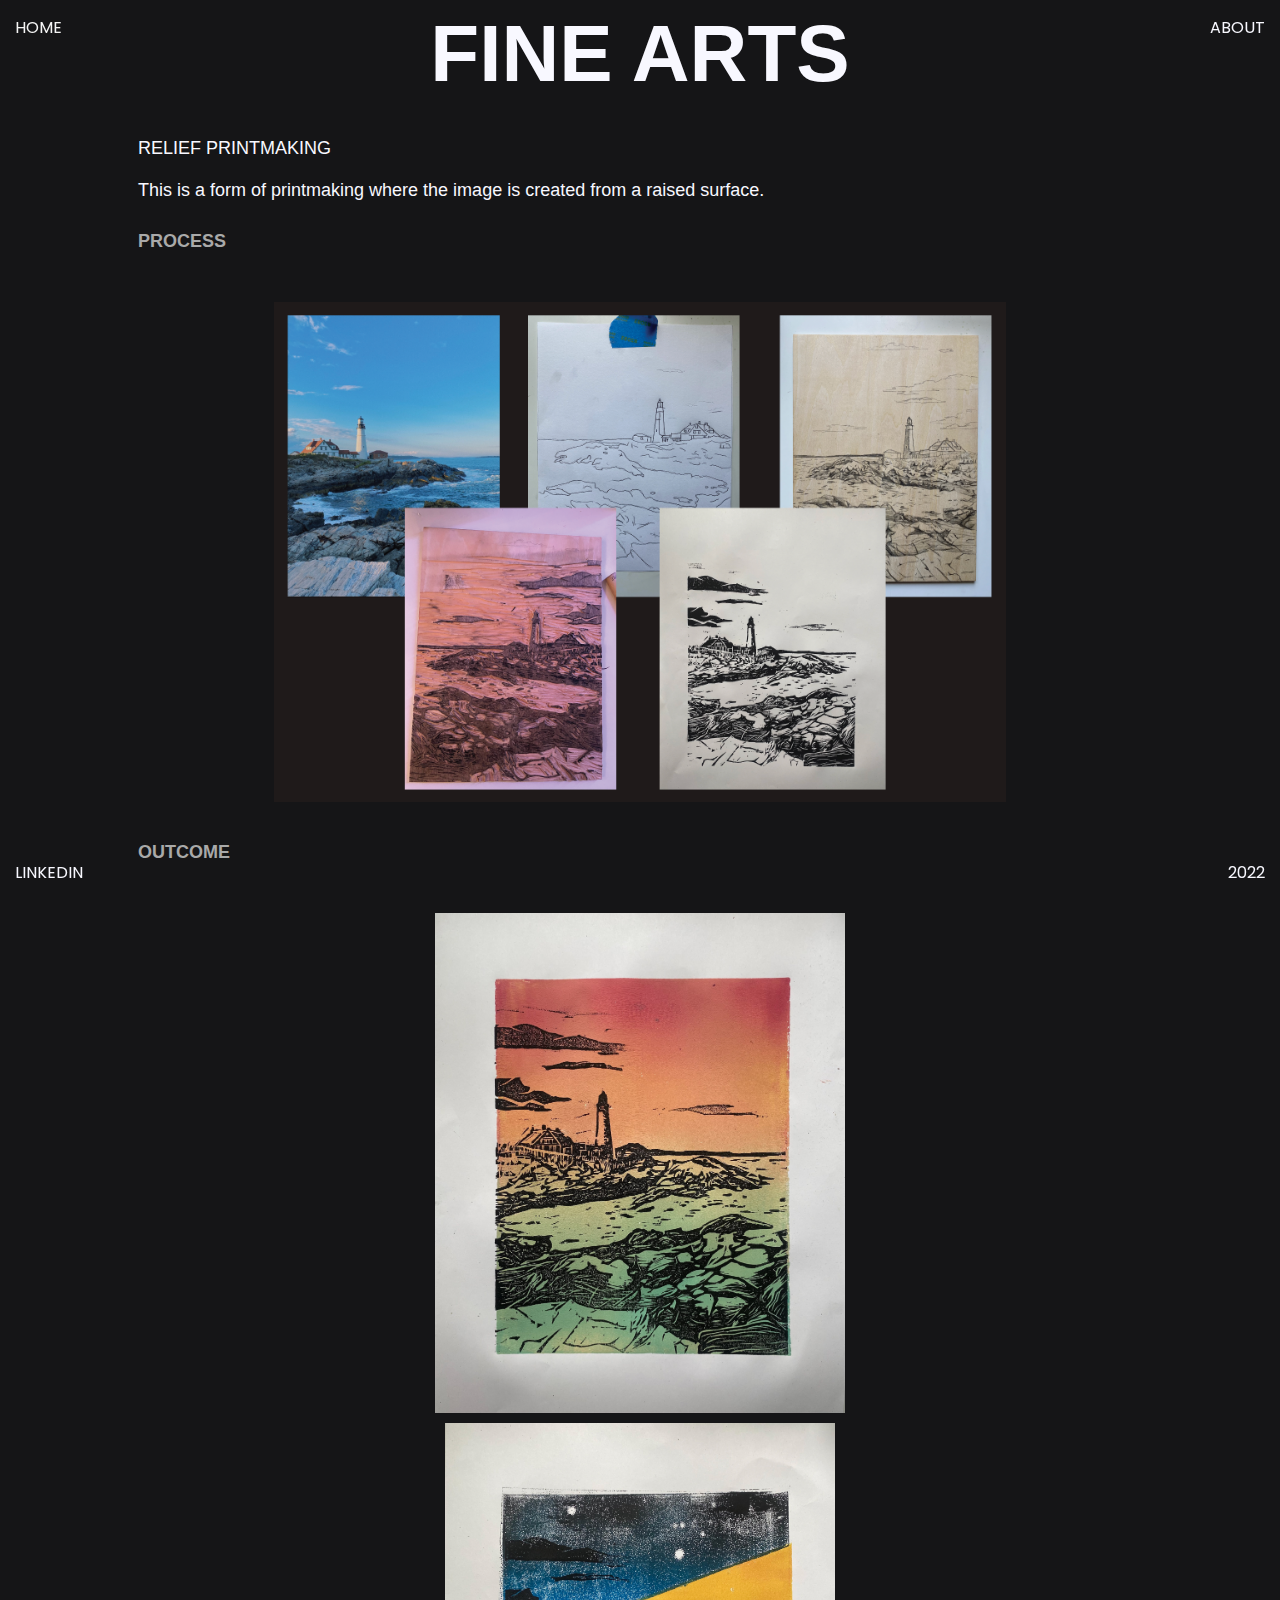
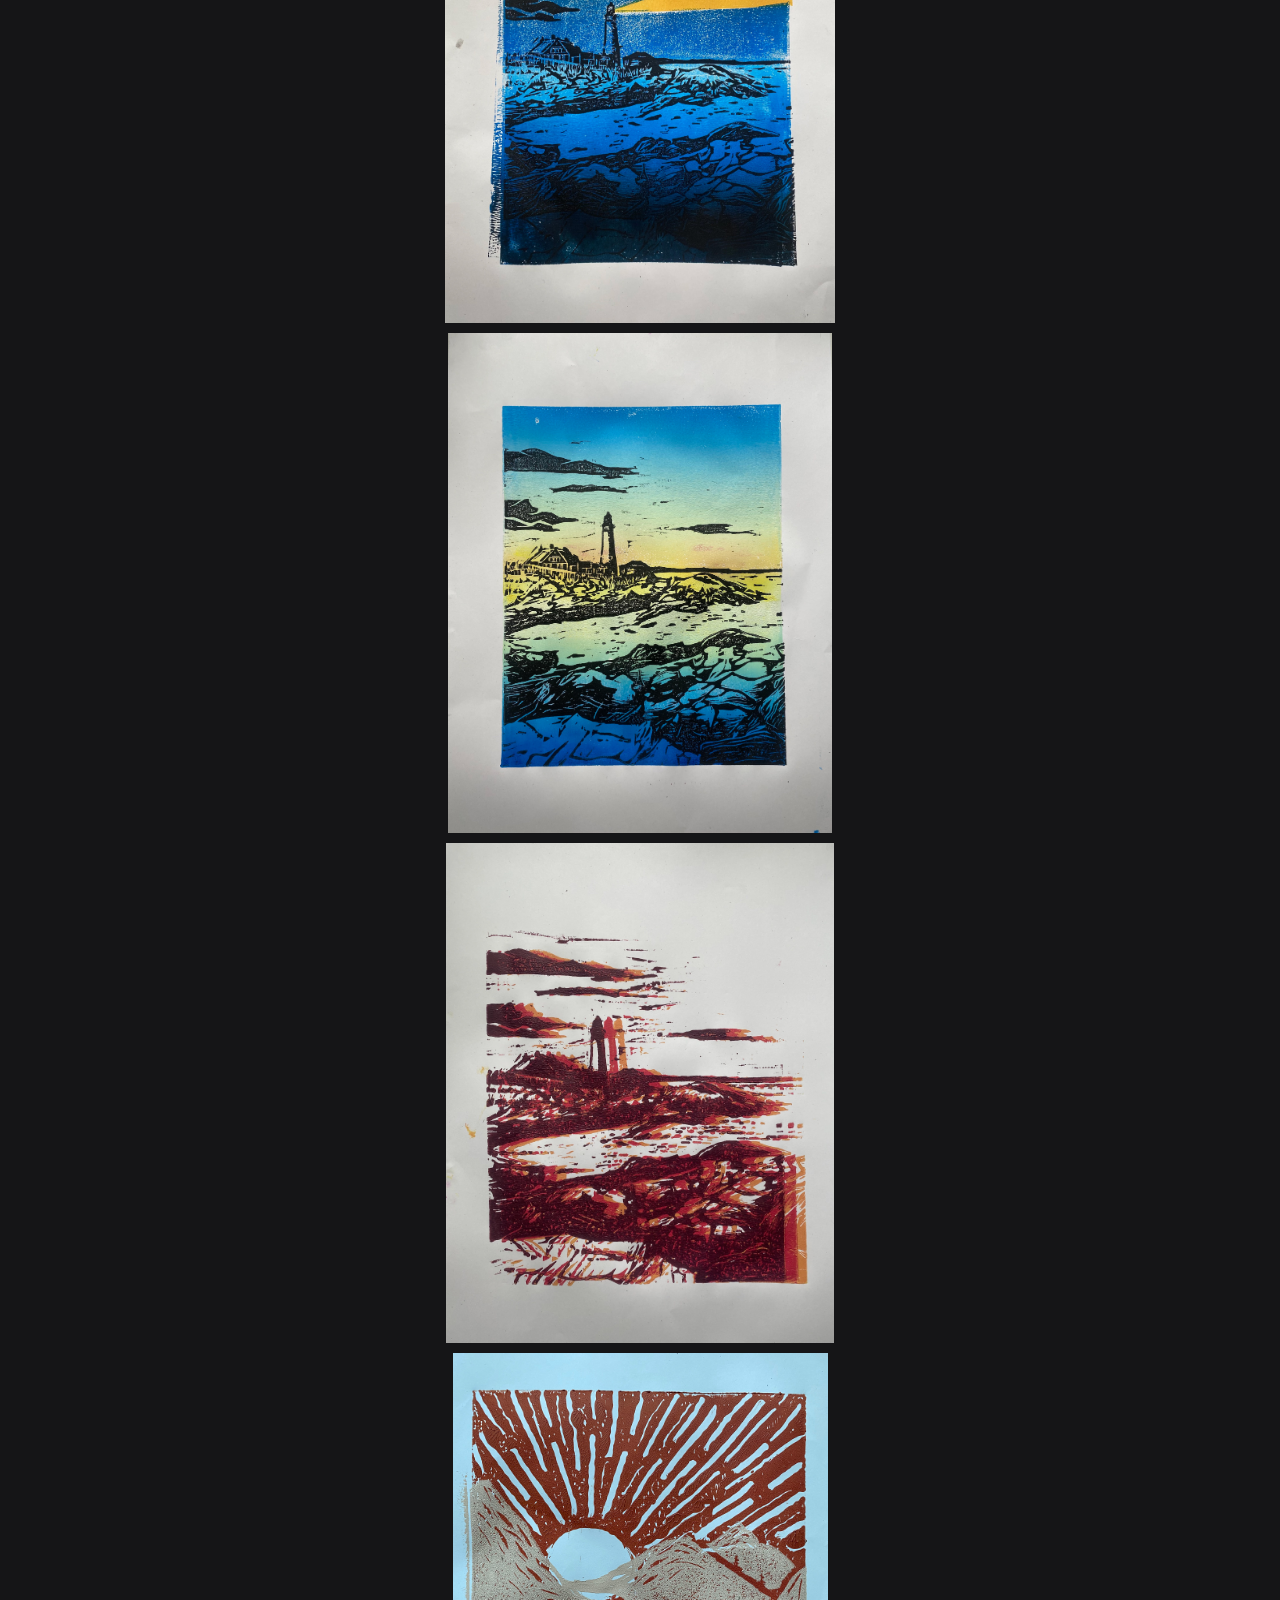
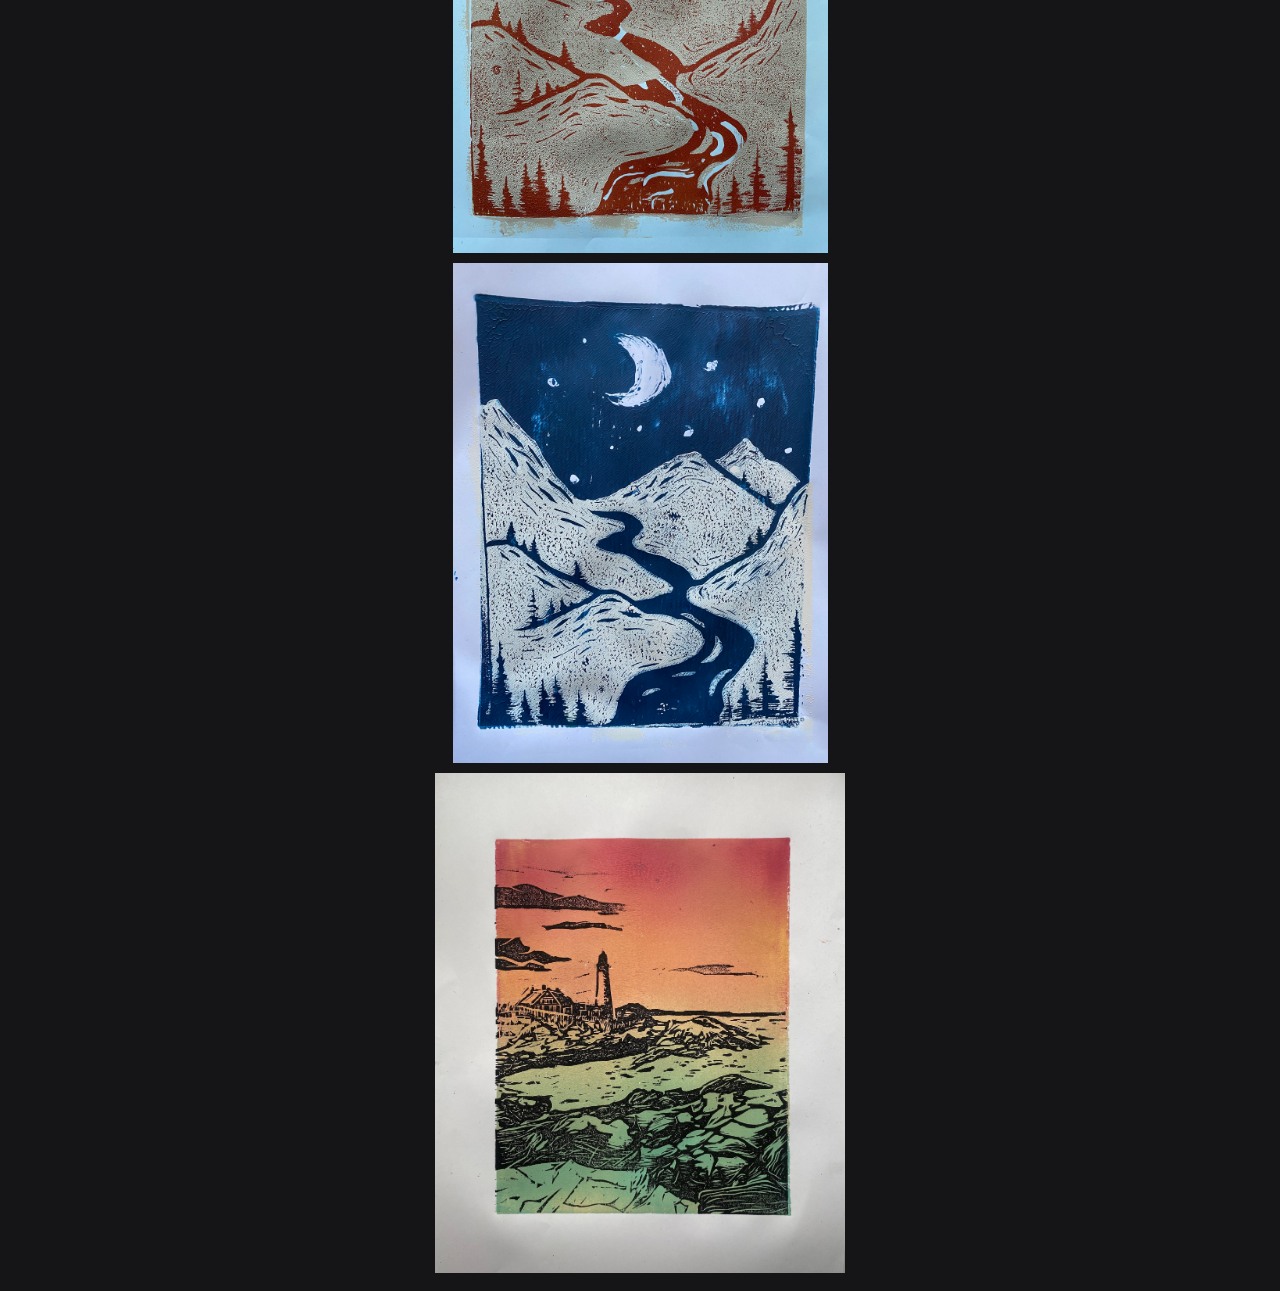
<file: print.html>
<!DOCTYPE html>
<html lang="en">

<head>
    <title>Julia Nowak</title>
	 <link rel="icon" type="image/png" href="color.jpeg">
    <meta charset="UTF-8">
    <meta name="viewport" content="width=device-width, initial-scale=1">
    <link rel="stylesheet" type="text/css" href="print.css"s>
    <link href="https://fonts.googleapis.com/css?family=Gelasio&display=swap" rel="stylesheet">
    <link rel="preconnect" href="https://fonts.gstatic.com">
    <link href="https://fonts.googleapis.com/css2?family=Poppins:wght@100;200;600;700&display=swap" rel="stylesheet">
    <link rel="preconnect" href="https://fonts.gstatic.com">
    <link href="https://fonts.googleapis.com/css2?family=Bowlby+One+SC&family=Poppins:wght@100;200;600;700&display=swap" rel="stylesheet">   
</head>

<body>
    <div class="title">
		<h1>FINE ARTS</h1>
	</div>
	<div class="artist"><a href="index.html" style="text-decoration:none; color:whitesmoke">HOME</a></div>
	<div class="about"><a href="about.html" style="color:ghostwhite;; text-decoration: none;">ABOUT</a></div>
	<div class="socials"><a href="https://www.linkedin.com/in/juliajnowak/" style="color:ghostwhite;; text-decoration: none;">LINKEDIN</a></div>
	<div class="year">2022</div> 
	
	<div class="description"> RELIEF PRINTMAKING<br><br>This is a form of printmaking where the image is created from a raised surface.</div>
	<div class="description-2"><div class="logo-icons">PROCESS</div></div>
	<div class="image">
			<img src="print-process.png">
		</div>
	<div class="description-2"><div class="logo-icons">OUTCOME</div></div>
	
	<div class="image">
			<img src="print-1.jpeg">
		</div>
	<div class="image">
			<img src="print-2.jpeg">
		</div>
	<div class="image">
			<img src="print-3.jpeg">
		</div>
	<div class="image">
			<img src="print-4.jpeg">
		</div>
	<div class="image">
			<img src="print-5.jpeg">
		</div>
	<div class="image">
			<img src="print-6.jpeg">
		</div>
	<div class="image">
			<img src="print-1.jpeg">
		</div>
	
</body>

</html>
</file>
<file: about.css>
body{
	background-color: #151517;
	text-decoration:none; 
}
.title h1{
	font-size: 80px;
	font-family: 'Oswald', sans-serif;
	text-transform:uppercase;
	text-align: center;
	color:ghostwhite;
	top: 0;
	line-height:0.01;
	z-index:13;
	
	}
.artist {
	text-decoration:none; 
	font-family: 'Poppins', sans-serif;
	font-weight:0;
	font-size: 16px;
	position: fixed; 
	top: 0;
	left: 0;
	padding: 15px;
	align-items: left;
	color: ghostwhite;
	z-index:12;
}
.about {
	font-family: 'Poppins', sans-serif;
	font-weight:0;
	font-size: 16px;
	position: fixed; 
	top: 0;
	right: 0;
	padding: 15px;
	align-items: left;
	color: ghostwhite;
	z-index:12; 
}
.socials {
	font-family: 'Poppins', sans-serif;
	font-weight:0;
	font-size: 16px;
	position: fixed; 
	bottom: 0;
	left: 0;
	padding: 15px;
	align-items: left;
	color: ghostwhite;
	z-index:12;
}
.year {
	font-family: 'Poppins', sans-serif;
	font-weight:0;
	font-size: 16px;
	position: fixed; 
	bottom: 0;
	right: 0;
	padding: 15px;
	align-items: left;
	color: ghostwhite;
	z-index:12;
}
.description{
	font-size: 29px;
	font-family: 'Oswald', sans-serif;
	color:ghostwhite;
	padding-top:30px;
	padding-left:130px;
	padding-right:130px;
	font-weight: 900;
}
img{
	height: 100%;
	width:100%;
	object-fit:contain;
}
.image{
width:100%;
height:500px;
padding-bottom:10px;
}
.description-2{
	font-size: 25px;
	font-family: 'Oswald', sans-serif;
	color:ghostwhite;
	padding-top:30px;
	padding-bottom:40px;
	padding-left:130px;
	padding-right:130px;
}
.description-3{
	font-size: 25px;
	font-family: 'Oswald', sans-serif;
	color:ghostwhite;

	padding-bottom:40px;
	padding-left:130px;
	padding-right:130px;
}
.description-4{
	font-size: 25px;
	font-family: 'Oswald', sans-serif;
	color:ghostwhite;
	padding-left:130px;
	padding-right:130px;
}
.logo-icons{
	font-weight: 900;
	color:darkgrey;
}
.scale{
-webkit-transition: all .3s ease;
  -moz-transition: all .3s ease;
  transition: all .3s ease;
}
.description:hover span {
	font-size:45px;
	color:darkorange;
}
.description-2:hover span {
	font-size:45px; 
	color:darkorange;
}
.description-3:hover span {
	font-size:45px; 
	color:darkorange;
}
.description-4:hover span {
	font-size:45px; 
	color:darkorange
}
.description-4:hover span {
	font-size:45px; 
	color:darkorange;
}
</file>
<file: hungry-hippie.css>
body{
	background-color: #151517;
	text-decoration:none; 
}
.title h1{
	font-size: 80px;
	font-family: 'Oswald', sans-serif;
	text-transform:uppercase;
	text-align: center;
	color:ghostwhite;
	top: 0;
	line-height:0.01;
	z-index:13;
	
	}
.artist {
	text-decoration:none; 
	font-family: 'Poppins', sans-serif;
	font-weight:0;
	font-size: 16px;
	position: fixed; 
	top: 0;
	left: 0;
	padding: 15px;
	align-items: left;
	color: ghostwhite;
	z-index:12;
}
.about {
	font-family: 'Poppins', sans-serif;
	font-weight:0;
	font-size: 16px;
	position: fixed; 
	top: 0;
	right: 0;
	padding: 15px;
	align-items: left;
	color: ghostwhite;
	z-index:12; 
}
.socials {
	font-family: 'Poppins', sans-serif;
	font-weight:0;
	font-size: 16px;
	position: fixed; 
	bottom: 0;
	left: 0;
	padding: 15px;
	align-items: left;
	color: ghostwhite;
	z-index:12;
}
.year {
	font-family: 'Poppins', sans-serif;
	font-weight:0;
	font-size: 16px;
	position: fixed; 
	bottom: 0;
	right: 0;
	padding: 15px;
	align-items: left;
	color: ghostwhite;
	z-index:12;
}
.description{
	font-size: 18px;
	font-family: 'Oswald', sans-serif;
	color:ghostwhite;
	padding-top:30px;
	padding-bottom:10px;
	padding-left:130px;
	padding-right:130px;;
}
img{
	height: 100%;
	width:100%;
	object-fit:contain;
}
.image{
width:100%;
height:600px;
}
.description-2{
	font-size: 18px;
	font-family: 'Oswald', sans-serif;
	color:ghostwhite;
	padding-top:30px;
	padding-bottom:50px;
	padding-left:130px;
	padding-right:130px;
}
.logo-icons{
	font-weight: 900;
	color:darkgrey;
}
.logo-img{
	width:100%;
height:350px;
	padding-bottom:50px;
}
.icon-img{
	width:100%;
height:230px;
	padding-bottom:20px;
}
.hungry-hippie-img{
	margin: 0;
	padding: 0; 
	display: grid; 
	z-index:1;
	object-fit:cover; 
	position:fixed;
	top: 0;
	left: 0;
	z-index: -1;
	display:none;
}
.description-3{
	font-size: 18px;
	font-family: 'Oswald', sans-serif;
	color:ghostwhite;
	padding-top:20px;
	padding-bottom:30px;
	padding-left:130px;
	padding-right:130px;
}
.sticker-img{
	width:100%;
	height:500px;
	padding-bottom:20px;
}
.description-4{
	font-size: 18px;
	font-family: 'Oswald', sans-serif;
	color:ghostwhite;
	padding-top:20px;
	padding-bottom:30px;
	padding-left:130px;
	padding-right:130px;
	width:100%; 
}
.business-img{
	width:100%;
	height:500px;
	padding-bottom:20px;
}
.packaging-img{
	width:100%;
	height:500px;
	padding-bottom:100px;
}
</file>
<file: now.css>
body{
	background-color: #151517;
	text-decoration:none; 
}
.title h1{
	font-size: 80px;
	font-family: 'Oswald', sans-serif;
	text-transform:uppercase;
	text-align: center;
	color:ghostwhite;
	top: 0;
	line-height:0.01;
	z-index:13;
	
	}
.artist {
	text-decoration:none; 
	font-family: 'Poppins', sans-serif;
	font-weight:0;
	font-size: 16px;
	position: fixed; 
	top: 0;
	left: 0;
	padding: 15px;
	align-items: left;
	color: ghostwhite; 
	z-index:12;
}
.visit{
	font-family: 'Oswald', sans-serif;
	font-weight:900;
}
.about {
	font-family: 'Poppins', sans-serif;
	font-weight:0;
	font-size: 16px;
	position: fixed; 
	top: 0;
	right: 0;
	padding: 15px;
	align-items: left;
	color: ghostwhite;
	z-index:12;
}
.socials {
	font-family: 'Poppins', sans-serif;
	font-weight:0;
	font-size: 16px;
	position: fixed; 
	bottom: 0;
	left: 0;
	padding: 15px;
	align-items: left;
	color: ghostwhite;
	z-index:12;
}
.year {
	font-family: 'Poppins', sans-serif;
	font-weight:0;
	font-size: 16px;
	position: fixed; 
	bottom: 0;
	right: 0;
	padding: 15px;
	align-items: left;
	color: ghostwhite;
	z-index:12;
}
.description{
	font-size: 18px;
	font-family: 'Oswald', sans-serif;
	color:ghostwhite;
	padding-top:30px;
	padding-bottom:10px;
	padding-left:130px;
	padding-right:130px;;
}
img{
	height: 100%;
	width:100%;
	object-fit:contain;
}
.image{
	text-align: center;
}
</file>
<file: photo.css>
body{
	background-color: #151517;
	text-decoration:none; 
}
.title h1{
	font-size: 80px;
	font-family: 'Oswald', sans-serif;
	text-transform:uppercase;
	text-align: center;
	color:ghostwhite;
	top: 0;
	line-height:0.01;
	z-index:13;
	
	}
.artist {
	text-decoration:none; 
	font-family: 'Poppins', sans-serif;
	font-weight:0;
	font-size: 16px;
	position: fixed; 
	top: 0;
	left: 0;
	padding: 15px;
	align-items: left;
	color: ghostwhite;
	z-index:12;
}
.visit{
	font-family: 'Oswald', sans-serif;
	font-weight:900;
}
.about {
	font-family: 'Poppins', sans-serif;
	font-weight:0;
	font-size: 16px;
	position: fixed; 
	top: 0;
	right: 0;
	padding: 15px;
	align-items: left;
	color: ghostwhite;
	z-index:12;
}
.socials {
	font-family: 'Poppins', sans-serif;
	font-weight:0;
	font-size: 16px;
	position: fixed; 
	bottom: 0;
	left: 0;
	padding: 15px;
	align-items: left;
	color: ghostwhite;
	z-index:12;
}
.year {
	font-family: 'Poppins', sans-serif;
	font-weight:0;
	font-size: 16px;
	position: fixed; 
	bottom: 0;
	right: 0;
	padding: 15px;
	align-items: left;
	color: ghostwhite;
	z-index:12;
}
.description{
	font-size: 18px;
	font-family: 'Oswald', sans-serif;
	color:ghostwhite;
	padding-top:30px;
	padding-bottom:10px;
	padding-left:130px;
	padding-right:130px;;
}
img{
	height: 100%;
	width:100%;
	object-fit:contain;
}
.image{
width:100%;
height:800px;
padding-top:10px;
}
.description-2{
	font-size: 18px;
	font-family: 'Oswald', sans-serif;
	color:ghostwhite;
	padding-top:30px;
	padding-bottom:50px;
	padding-left:130px;
	padding-right:130px;
}
.logo-icons{
	font-weight: 900;
	color:darkgrey;
}
.logo-img{
	width:100%;
height:490px;
	padding-bottom:50px;
}
.icon-img{
	width:100%;
height:230px;
	padding-bottom:20px;
}
.description-3{
	font-size: 18px;
	font-family: 'Oswald', sans-serif;
	color:ghostwhite;
	padding-top:20px;
	padding-bottom:30px;
	padding-left:130px;
	padding-right:130px;
}
.sticker-img{
	width:100%;
	height:500px;
	padding-bottom:100px;
}
</file>
<file: posters.css>
body{
	background-color: #151517;
	text-decoration:none; 
}
.title h1{
	font-size: 80px;
	font-family: 'Oswald', sans-serif;
	text-transform:uppercase;
	text-align: center;
	color:ghostwhite;
	top: 0;
	line-height:0.01;
	z-index:13;
	
	}
.artist {
	text-decoration:none; 
	font-family: 'Poppins', sans-serif;
	font-weight:0;
	font-size: 16px;
	position: fixed; 
	top: 0;
	left: 0;
	padding: 15px;
	align-items: left;
	color: ghostwhite; 
	z-index:12;
}
.visit{
	font-family: 'Oswald', sans-serif;
	font-weight:900;
}
.about {
	font-family: 'Poppins', sans-serif;
	font-weight:0;
	font-size: 16px;
	position: fixed; 
	top: 0;
	right: 0;
	padding: 15px;
	align-items: left;
	color: ghostwhite;
	z-index:12;
}
.socials {
	font-family: 'Poppins', sans-serif;
	font-weight:0;
	font-size: 16px;
	position: fixed; 
	bottom: 0;
	left: 0;
	padding: 15px;
	align-items: left;
	color: ghostwhite;
	z-index:12;
}
.year {
	font-family: 'Poppins', sans-serif;
	font-weight:0;
	font-size: 16px;
	position: fixed; 
	bottom: 0;
	right: 0;
	padding: 15px;
	align-items: left;
	color: ghostwhite;
	z-index:12;
}
.description{
	font-size: 18px;
	font-family: 'Oswald', sans-serif;
	color:ghostwhite;
	padding-top:30px;
	padding-bottom:10px;
	padding-left:130px;
	padding-right:130px;;
}
img{
	height: 100%;
	width:100%;
	object-fit:contain;
}
.image{
width:100%;
height:1000px;
padding-top:30px;
}
.description-2{
	font-size: 18px;
	font-family: 'Oswald', sans-serif;
	color:ghostwhite;
	padding-top:30px;
	padding-bottom:50px;
	padding-left:130px;
	padding-right:130px;
}
.logo-icons{
	font-weight: 900;
	color:darkgrey;
}
.logo-img{
	width:100%;
height:600px;
	padding-bottom:50px;
}
.icon-img{
	width:100%;
height:230px;
	padding-bottom:20px;
}
.description-3{
	font-size: 18px;
	font-family: 'Oswald', sans-serif;
	color:ghostwhite;
	padding-top:20px;
	padding-bottom:30px;
	padding-left:130px;
	padding-right:130px;
}
.sticker-img{
	width:100%;
	height:500px;
	padding-bottom:100px;
}
.poster-img{
	width:100%;
	height:350px;
	padding-bottom:100px;
}
</file>
<file: print.css>
body{
	background-color: #151517;
	text-decoration:none; 
}
.title h1{
	font-size: 80px;
	font-family: 'Oswald', sans-serif;
	text-transform:uppercase;
	text-align: center;
	color:ghostwhite;
	top: 0;
	line-height:0.01;
	z-index:13;
	
	}
.artist {
	text-decoration:none; 
	font-family: 'Poppins', sans-serif;
	font-weight:0;
	font-size: 16px;
	position: fixed; 
	top: 0;
	left: 0;
	padding: 15px;
	align-items: left;
	color: ghostwhite;
	z-index:12;
}
.about {
	font-family: 'Poppins', sans-serif;
	font-weight:0;
	font-size: 16px;
	position: fixed; 
	top: 0;
	right: 0;
	padding: 15px;
	align-items: left;
	color: ghostwhite;
	z-index:12; 
}
.socials {
	font-family: 'Poppins', sans-serif;
	font-weight:0;
	font-size: 16px;
	position: fixed; 
	bottom: 0;
	left: 0;
	padding: 15px;
	align-items: left;
	color: ghostwhite;
	z-index:12;
}
.year {
	font-family: 'Poppins', sans-serif;
	font-weight:0;
	font-size: 16px;
	position: fixed; 
	bottom: 0;
	right: 0;
	padding: 15px;
	align-items: left;
	color: ghostwhite;
	z-index:12;
}
.description{
	font-size: 18px;
	font-family: 'Oswald', sans-serif;
	color:ghostwhite;
	padding-top:30px;
	padding-left:130px;
	padding-right:130px;;
}
img{
	height: 100%;
	width:100%;
	object-fit:contain;
}
.image{
width:100%;
height:500px;
padding-bottom:10px;
}
.description-2{
	font-size: 18px;
	font-family: 'Oswald', sans-serif;
	color:ghostwhite;
	padding-top:30px;
	padding-bottom:50px;
	padding-left:130px;
	padding-right:130px;
}
.logo-icons{
	font-weight: 900;
	color:darkgrey;
}
.logo-img{
	width:100%;
height:450px;
	padding-bottom:50px;
}
.icon-img{
	width:100%;
height:350px;
	padding-bottom:100px;
}
.view{
	text-align:center; 
	font-size: 18px;
	font-family: 'Oswald', sans-serif;
	color:ghostwhite;
	padding-bottom:100px;
	font-weight:900;
}
.logo-icons{
	font-weight: 900;
	color:darkgrey;
}
</file>
